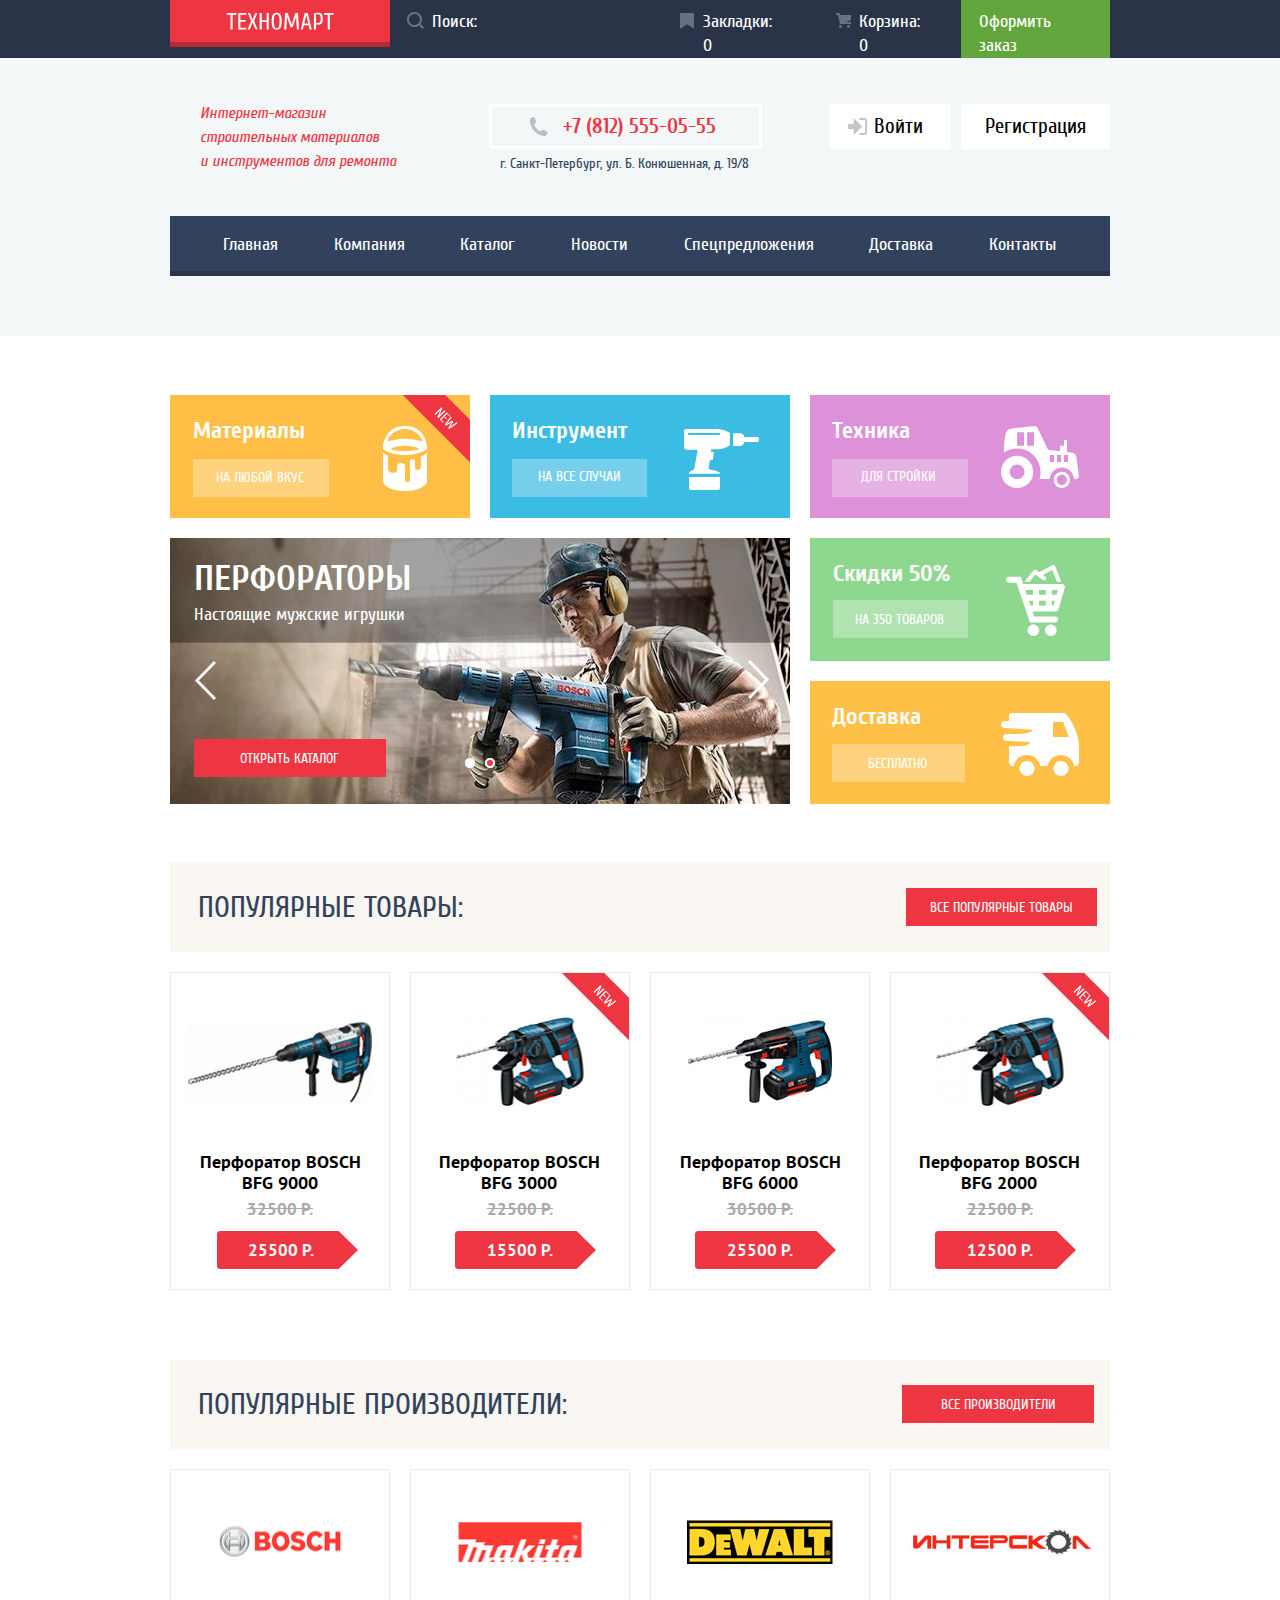
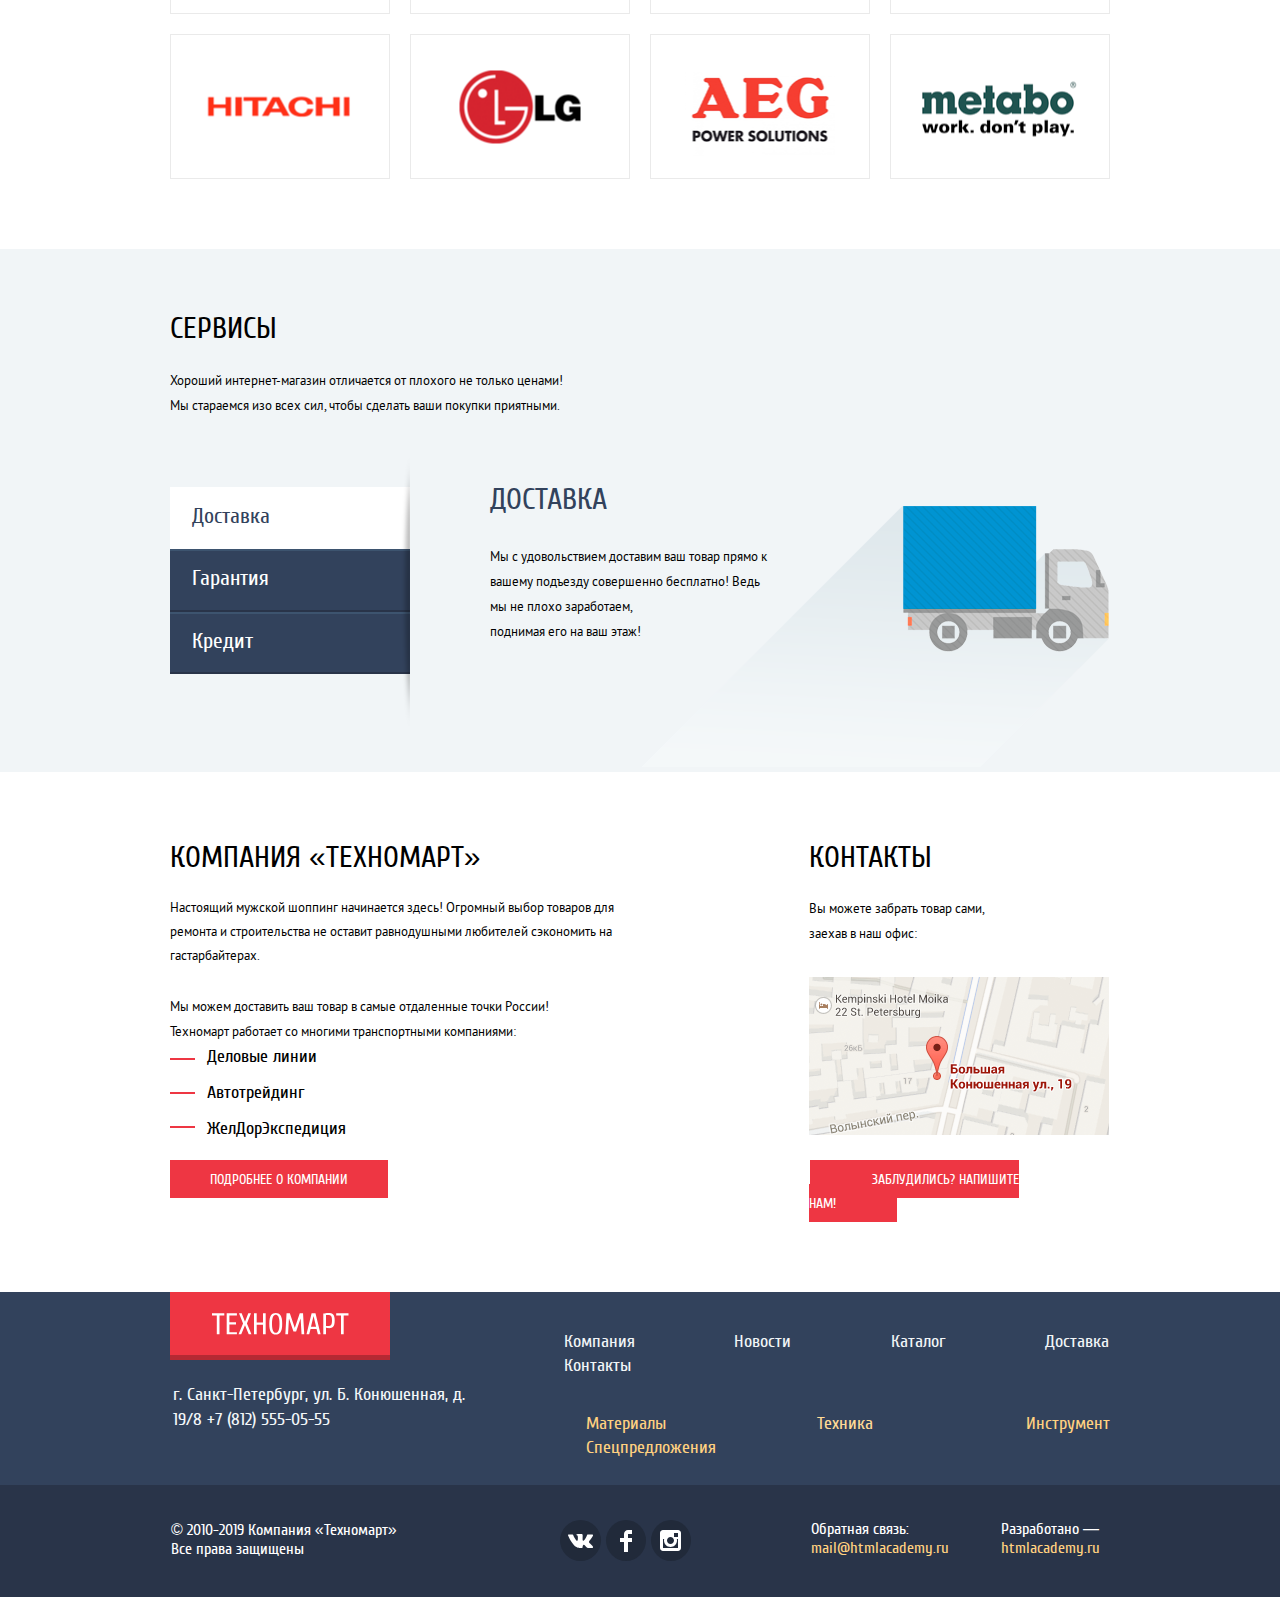
<file: index.html>
<!DOCTYPE html>
<html lang="ru">
  <head>
    <meta charset="utf-8" />
    <meta
      name="keywords"
      content="Интернет-магазин, Техномарт, инструменты, материалы, скидки, техника"
    />
    <meta
      name="description"
      content="Интернет-магазин строительных материалов и инструментов для ремонта"
    />
    <link rel="icon" href="favicon.ico" />
    <link rel="img/icon" href="icon.svg" type="image/svg+xml" />
    <link rel="img/apple-touch-icon" href="apple.png" />
    <link rel="manifest" href="manifest.webmanifest" />
    <link rel="stylesheet" href="css/normalize.min.css" />
    <link rel="stylesheet" href="css/style.min.css" />
    <title>Интернет-магазин "Техномарт"</title>
  </head>
  <body class="page">
    <h1 class="visually-hidden">Интернет-магазин "Техномарт"</h1>
    <header class="header">
      <div class="container-header-user-navigation">
        <section class="header-user-navigation">
          <h2 class="visually-hidden">Основное меню клиента</h2>
          <a class="header-search" href="index.html">
            <img
              class="header-logo"
              src="img/logo/logo-technomart-header.svg"
              width="108"
              height="18"
              alt="Логотип компании Техномарт"
            />
          </a>
          <form
            class="header-search-form"
            action="https://echo.htmlacademy.ru"
            method="GET"
          >
            <label>
              <input
                class="search-form-input"
                type="search"
                placeholder="Поиск:"
              />
              <svg
                class="search-form-input-svg"
                width="17"
                height="17"
                viewBox="0 0 17 17"
                fill="none"
                xmlns="http://www.w3.org/2000/svg"
              >
                <g>
                  <path
                    fill-rule="evenodd"
                    clip-rule="evenodd"
                    d="M13.458 12.044L17 15.586L15.586 17L12.044 13.458C10.782 14.421 9.21 15 7.5 15C3.35786 15 0 11.6421 0 7.5C0 3.35786 3.35786 0 7.5 0C11.6421 0 15 3.35786 15 7.5C15.0001 9.14309 14.4581 10.7403 13.458 12.044ZM7.5 2C4.467 2 2 4.467 2 7.5C2.00331 10.5362 4.4638 12.9967 7.5 13C10.532 13 13 10.532 13 7.5C13 4.467 10.532 2 7.5 2Z"
                  />
                </g>
              </svg>
            </label>
          </form>
          <a class="header-bookmarks" href="#">Закладки: 0</a>
          <a class="header-basket" href="#">Корзина: 0</a>
          <a class="header-order" href="#">Оформить заказ</a>
        </section>
      </div>
      <section class="header-info">
        <h2 class="visually-hidden">Контаткты и личный кабинет</h2>
        <p class="header-description">
          Интернет-магазин строительных материалов<br />
          и инструментов для ремонта
        </p>
        <div class="header-contacts">
          <a class="header-contats-link" href="tel:+78125550555"
            >+7 (812) 555-05-55</a
          >
          <address class="header-address">
            г. Санкт-Петербург, ул. Б. Конюшенная, д. 19/8
          </address>
        </div>
        <div class="header-user">
          <a class="header-user-enter" href="#">Войти</a>
          <a class="header-user-registration" href="#">Регистрация</a>
        </div>
      </section>
      <section class="header-nav">
        <h2 class="visually-hidden">Навигация по магазину</h2>
        <nav class="header-menu">
          <ul class="header-menu-list">
            <li aria-current="page">
              <a class="header-menu-item" href="index.html">Главная</a>
            </li>
            <li>
              <a class="header-menu-item" href="#">Компания</a>
            </li>
            <li>
              <a class="header-menu-item" href="catalog.html">Каталог</a>
            </li>
            <li>
              <a class="header-menu-item" href="#">Новости</a>
            </li>
            <li>
              <a class="header-menu-item" href="#">Спецпредложения</a>
            </li>
            <li>
              <a class="header-menu-item" href="#">Доставка</a>
            </li>
            <li>
              <a class="header-menu-item" href="#">Контакты</a>
            </li>
          </ul>
        </nav>
      </section>
    </header>
    <main class="main">
      <section class="popular-sections">
        <h2 class="visually-hidden">Популярные разделы</h2>
        <div class="card-materials">
          <h3 class="card-h3-materials">Материалы</h3>
          <a class="card-link-materials" href="#">На любой вкус</a>
        </div>
        <div class="card-tools">
          <h3 class="card-h3-tools">Инструмент</h3>
          <a class="card-link-tools" href="#">На все случаи</a>
        </div>
        <div class="card-technic">
          <h3 class="card-h3-technic">Техника</h3>
          <a class="card-link-technic" href="#">Для стройки</a>
        </div>
        <div class="card-slider-perfo">
          <div class="card-slider-slide-perfo">
            <h3 class="slider-h3">Перфораторы</h3>
            <p class="slider-p">Настоящие мужские игрушки</p>
          </div>
          <div class="card-slider-slide-drill visually-hidden">
            <h3 class="slider-h3">Дрели</h3>
            <p class="slider-p">Соседям на радость!</p>
          </div>
          <button
            class="slide-back"
            type="button"
            aria-label="Предыдущий слайд"
          >
            <span class="visually-hidden">Предыдущий слайд</span>
          </button>
          <button
            class="slide-up"
            type="button"
            aria-label="Следующий слайд"
          >
            <span class="visually-hidden">Предыдущий слайд</span>
          </button>
          <a class="button-main" href="catalog.html">Открыть каталог</a>
          <div class="slider-ball">
            <button
              class="slide-first-pin slide-first-pin-off"
              type="button"
              aria-label="Первый слайд"
            >
              <span class="visually-hidden">Первый слайд</span>
            </button>
            <button
              class="slide-second-pin slide-second-pin-on"
              type="button"
              aria-label="Первый слайд"
            >
              <span class="visually-hidden">Второй слайд</span>
            </button>
          </div>
        </div>
        <div class="card-sale">
          <h3 class="card-h3-sale">Скидки 50%</h3>
          <a class="card-link-sale" href="#">На 350 товаров</a>
        </div>
        <div class="card-delivery">
          <h3 class="card-h3-delivery">Доставка</h3>
          <a class="card-link-delivery" href="#">Бесплатно</a>
        </div>
      </section>
      <section class="popular-products">
        <div class="popular-products-title">
          <h2 class="main-title-products">Популярные товары:</h2>
          <a class="button-products" href="#">Все популярные товары</a>
        </div>
        <div class="container-index-card">
          <div class="container-card">
            <a class="container-card-link-h3" href="page-error.html"><h3 class="container-card-h3">Перфоратор BOSCH BFG 9000</h3></a>
            <img
              class="container-card-img"
              src="img/product/b9000.jpg"
              width="184"
              height="164"
              alt="Изображение перфоратора BOSCH BFG 9000"
            />
            <p class="container-card-old">32500 Р.</p>
            <p class="container-card-new-9000">25500 Р.</p>
            <div class="container-card-buttons">
              <a class="container-card-link" href="page-error.html">Купить</a>
              <a class="container-card-button" href="page-error.html">В закладки</a>
            </div>
          </div>
          <div class="container-card new-card">
            <a class="container-card-link-h3" href="page-error.html"><h3 class="container-card-h3-3000">Перфоратор BOSCH BFG 3000</h3></a>
            <img
              class="container-card-img"
              src="img/product/b3000.jpg"
              width="127"
              height="112"
              alt="Изображение перфоратора BOSCH BFG 3000"
            />
            <p class="container-card-old">22500 Р.</p>
            <p class="container-card-new">15500 Р.</p>
            <div class="container-card-buttons">
              <a class="container-card-link" href="page-error.html">Купить</a>
              <a class="container-card-button" href="page-error.html">В закладки</a>
            </div>
          </div>
          <div class="container-card">
            <a class="container-card-link-h3" href="page-error.html"><h3 class="container-card-h3">Перфоратор BOSCH BFG 6000</h3></a>
            <img
              class="container-card-img"
              src="img/product/b6000.jpg"
              width="144"
              height="128"
              alt="Изображение перфоратора BOSCH BFG 6000"
            />
            <p class="container-card-old">30500 Р.</p>
            <p class="container-card-new">25500 Р.</p>
            <div class="container-card-buttons">
              <a class="container-card-link" href="page-error.html">Купить</a>
              <a class="container-card-button" href="page-error.html">В закладки</a>
            </div>
          </div>
          <div class="container-card new-card">
            <a class="container-card-link-h3" href="page-error.html"><h3 class="container-card-h3-2000">Перфоратор BOSCH BFG 2000</h3></a>
            <img
              class="container-card-img"
              src="img/product/b2000.jpg"
              width="127"
              height="112"
              alt="Изображение перфоратора BOSCH BFG 2000"
            />
            <p class="container-card-old">22500 Р.</p>
            <p class="container-card-new">12500 Р.</p>
            <div class="container-card-buttons">
              <a class="container-card-link" href="page-error.html">Купить</a>
              <a class="container-card-button" href="page-error.html">В закладки</a>
            </div>
          </div>
        </div>
        <section class="popup-catalog-on popup-catalog-off">
          <h3 class="popup-catalog-h3">Товар добавлен в корзину!</h3>
          <button class="popup-close" type="button" aria-label="Закрыть окно">
            <svg
              class="popup-svg"
              enable-background="new 0 0 21 21"
              height="21"
              viewBox="0 0 21 21"
              width="21"
              xmlns="http://www.w3.org/2000/svg"
            >
              <path
                d="m13.273 10.5 7.422-7.422c.389-.389.389-1.025 0-1.414l-1.359-1.359c-.389-.389-1.025-.389-1.414 0l-7.422 7.422-7.422-7.422c-.389-.389-1.025-.389-1.414 0l-1.359 1.359c-.389.389-.389 1.025 0 1.414l7.422 7.422-7.421 7.422c-.389.389-.389 1.025 0 1.414l1.359 1.359c.389.389 1.025.389 1.414 0l7.422-7.422 7.422 7.422c.389.389 1.025.389 1.414 0l1.359-1.359c.389-.389.389-1.025 0-1.414z"
              />
            </svg>
          </button>
          <div class="popup-catalog-down">
            <div class="container-catalog-button">
              <a
                class="catalog-button-order"
              >
                Оформить заказ
              </a>
              <button
                class="catalog-button-purchases"
                type="button"
                aria-label="Продолжить покупки"
              >
                Продолжить покупки
              </button>
            </div>
          </div>
        </section>
      </section>
      <section class="popular-manufacturers">
        <div class="popular-products-title">
          <h2 class="main-title-manufacturers">Популярные производители:</h2>
          <a class="button-manufacturers" href="#">Все производители</a>
        </div>
        <ul class="manufacturers-list">
          <li class="manufacturers-item" aria-current="page">
            <a class="manufacturers-link" href="#">
              <img
                src="img/company/bosch.png"
                width="126"
                height="37"
                alt="Логотип компании BOSCH"
              />
            </a>
          </li>
          <li class="manufacturers-item">
            <a class="manufacturers-link" href="#">
              <img
                src="img/company/makita.png"
                width="123"
                height="40"
                alt="Логотип компании Makita"
              />
            </a>
          </li>
          <li class="manufacturers-item">
            <a class="manufacturers-link" href="#">
              <img
                src="img/company/dewalt.png"
                width="146"
                height="44"
                alt="Логотип компании DeWalt"
              />
            </a>
          </li>
          <li class="manufacturers-item">
            <a class="manufacturers-link" href="#">
              <img
                src="img/company/interskol.png"
                width="200"
                height="76"
                alt="Логотип компании Иетерскол"
              />
            </a>
          </li>
          <li class="manufacturers-item">
            <a class="manufacturers-link" href="#">
              <img
                src="img/company/hitachi.png"
                width="169"
                height="31"
                alt="Логотип компании Hitachi"
              />
            </a>
          </li>
          <li class="manufacturers-item">
            <a class="manufacturers-link" href="#">
              <img
                src="img/company/lg.png"
                width="121"
                height="73"
                alt="Логотип компании LG"
              />
            </a>
          </li>
          <li class="manufacturers-item">
            <a class="manufacturers-link" href="#">
              <img
                src="img/company/aeg.png"
                width="151"
                height="98"
                alt="Логотип компании AEG"
              />
            </a>
          </li>
          <li class="manufacturers-item">
            <a class="manufacturers-link" href="#">
              <img
                src="img/company/metabo.png"
                width="206"
                height="73"
                alt="Логотип компании metabo"
              />
            </a>
          </li>
        </ul>
      </section>
      <section class="services">
        <div class="container-service">
          <h2 class="servicse-h2">Сервисы</h2>
          <p class="services-description">
            Хороший интернет-магазин отличается от плохого не только ценами! Мы
            стараемся изо всех сил, чтобы сделать ваши покупки приятными.
          </p>
          <div class="services-container">
            <ul class="services-list">
              <li class="services-item" aria-current="page">
                <button class="services-item-button button-active">
                  Доставка
                </button>
              </li>
              <li class="services-item">
                <button class="services-item-button">Гарантия</button>
              </li>
              <li class="services-item">
                <button class="services-item-button">Кредит</button>
              </li>
            </ul>
            <div class="services-container-description">
              <div class="services-delivery">
                <h3 class="services-delivery-h3">Доставка</h3>
                <p class="services-delivery-desc">
                  Мы с удовольствием доставим ваш товар прямо к вашему подъезду
                  совершенно бесплатно! Ведь мы не плохо заработаем,<br />
                  поднимая его на ваш этаж!
                </p>
              </div>
              <div class="services-guarantee visually-hidden">
                <h3 class="services-guarantee-h3">Гарантия</h3>
                <p class="services-guarantee-desc">
                  Если купленный у нас товар поломается или заискрит, а также в
                  случае пожара, спровоцированного его возгоранием, вы всегда
                  можете быть уверены в нашей гарантии. Мы обменяем сгоревший
                  товар на новый. Дом уж восстановите как-нибудь сами.
                </p>
              </div>
              <div class="services-credit visually-hidden">
                <h3 class="services-credit-h3">Кредит</h3>
                <p class="services-credit-desc">
                  Залезть в долговую яму стало проще! Кредитные консультанты
                  придут вам на помощь.
                </p>
                <a class="services-button-credit" href="#">Отправить заявку</a>
              </div>
            </div>
          </div>
        </div>
      </section>
      <section class="info-company-contacts">
        <h2 class="visually-hidden">О компании и контакты</h2>
        <div class="info-company">
          <h3 class="info-company-h3">Компания «Техномарт»</h3>
          <p class="info-company-text1">
            Настоящий мужской шоппинг начинается здесь! Огромный выбор товаров
            для ремонта и строительства не оставит равнодушными любителей
            сэкономить на гастарбайтерах.
          </p>
          <p class="info-company-text2">
            Мы можем доставить ваш товар в самые отдаленные точки России!
            Техномарт работает со многими транспортными компаниями:
          </p>
          <ul class="info-company-list">
            <li class="info-company-list-item">Деловые линии</li>
            <li class="info-company-list-item">Автотрейдинг</li>
            <li class="info-company-list-item">ЖелДорЭкспедиция</li>
          </ul>
          <a class="info-button" href="#">Подробнее о компании</a>
        </div>
        <div class="contacts-company">
          <h3 class="contacts-company-h3">Контакты</h3>
          <p class="contacts-company-text">
            Вы можете забрать товар сами, заехав в наш офис:
          </p>
          <a href="page-error.html">
            <img
              class="company-map"
              src="img/mark/map.png"
              width="300"
              height="158"
              alt="Карта с расположением интерент-магазина Техномарт"
            />
          </a>
          <a class="button-help" href="page-error.html">Заблудились? Напишите нам!</a>
        </div>
      </section>
      <section class="popup-map-on popup-map-off">
        <h3 class="visually-hidden">Карта с расположением магазина</h3>
        <div class="container-map">
          <div style="position: relative; overflow: hidden">
            <a
              href="https://yandex.ru/maps/2/saint-petersburg/?utm_medium=mapframe&utm_source=maps"
              style="color: #eee; font-size: 12px; position: absolute; top: 0px"
              >Санкт‑Петербург</a
            ><a
              href="https://yandex.ru/maps/2/saint-petersburg/house/bolshaya_konyushennaya_ulitsa_19_8/Z0kYdQVjSEQPQFtjfXVyeXpgYQ==/?ll=30.323718%2C59.938576&sll=30.324062%2C59.938527&sspn=0.008540%2C0.003187&utm_medium=mapframe&utm_source=maps&z=17"
              style="
                color: #eee;
                font-size: 12px;
                position: absolute;
                top: 14px;
              "
              >Большая Конюшенная улица, 19/8 — Яндекс.Карты</a
            ><iframe
              class="map"
              src="https://yandex.ru/map-widget/v1/-/CCQhfVeoWB"
              width="943"
              height="449"
              style="position: relative; border: none"
            ></iframe>
          </div>
          <button class="map-close" type="button" aria-label="Закрыть окно">
            <svg
              class="popup-svg"
              enable-background="new 0 0 21 21"
              height="21"
              viewBox="0 0 21 21"
              width="21"
              xmlns="http://www.w3.org/2000/svg"
            >
              <path
                d="m13.273 10.5 7.422-7.422c.389-.389.389-1.025 0-1.414l-1.359-1.359c-.389-.389-1.025-.389-1.414 0l-7.422 7.422-7.422-7.422c-.389-.389-1.025-.389-1.414 0l-1.359 1.359c-.389.389-.389 1.025 0 1.414l7.422 7.422-7.421 7.422c-.389.389-.389 1.025 0 1.414l1.359 1.359c.389.389 1.025.389 1.414 0l7.422-7.422 7.422 7.422c.389.389 1.025.389 1.414 0l1.359-1.359c.389-.389.389-1.025 0-1.414z"
              />
            </svg>
          </button>
        </div>
      </section>
      <section class="popup-on popup-off">
        <h3 class="visually-hidden">Окно обратной связи</h3>
        <button
          class="popup-close-index"
          type="button"
          aria-label="Закрыть окно"
        >
          <svg
            class="popup-svg"
            enable-background="new 0 0 21 21"
            height="21"
            viewBox="0 0 21 21"
            width="21"
            xmlns="http://www.w3.org/2000/svg"
          >
            <path
              d="m13.273 10.5 7.422-7.422c.389-.389.389-1.025 0-1.414l-1.359-1.359c-.389-.389-1.025-.389-1.414 0l-7.422 7.422-7.422-7.422c-.389-.389-1.025-.389-1.414 0l-1.359 1.359c-.389.389-.389 1.025 0 1.414l7.422 7.422-7.421 7.422c-.389.389-.389 1.025 0 1.414l1.359 1.359c.389.389 1.025.389 1.414 0l7.422-7.422 7.422 7.422c.389.389 1.025.389 1.414 0l1.359-1.359c.389-.389.389-1.025 0-1.414z"
            />
          </svg>
        </button>
        <div class="container-popup">
          <form
            class="popup-form"
            action="https://echo.htmlacademy.ru"
            method="POST"
          >
            <div class="container-form-popup">
              <label class="popup-form-name"
                >Ваше имя:
                <input
                  class="popup-input-name"
                  type="text"
                  name="login"
                  aria-label="label-name"
                  aria-required="true"
                  placeholder="Имя Фамилия"
                />
              </label>
              <label class="popup-form-email"
                >Ваш e-mail:
                <input
                  class="popup-input-email"
                  type="email"
                  name="email"
                  aria-label="label-email"
                  aria-required="true"
                  placeholder="email@example.com"
                />
              </label>
            </div>
            <div class="container-form-comment">
              <label class="popup-form-comment"
                >Текст письма:
                <textarea
                  class="popup-input-comment"
                  name="comment"
                  rows="6"
                  cols="62"
                  aria-label="label-text"
                  placeholder="В свободной форме"
                ></textarea>
              </label>
            </div>
            <div class="container-form-button">
              <button class="popup-button" type="submit" aria-label="Отправить">
                Отправить
              </button>
            </div>
          </form>
        </div>
      </section>
    </main>
    <footer class="footer">
      <div class="container-footer-up-nav">
        <section class="footer-up-nav">
          <div>
            <h2 class="visually-hidden">
              Нижнее меню интернет-магазина "Техномарт"
            </h2>
            <a href="index.html">
              <img
                class="footer-logo"
                src="img/logo/logo-technomart-footer.svg"
                width="138"
                height="23"
                alt="Логотип компании Техномарт"
              />
            </a>
            <address class="footer-address">
              г. Санкт-Петербург, ул. Б. Конюшенная, д. 19/8 +7 (812) 555-05-55
            </address>
          </div>
          <div>
            <ul class="footer-up-list">
              <li class="footer-up-item" aria-current="page">
                <a href="#">Компания</a>
              </li>
              <li class="footer-up-item">
                <a href="#">Новости</a>
              </li>
              <li class="footer-up-item">
                <a href="catalog.html">Каталог</a>
              </li>
              <li class="footer-up-item">
                <a href="#">Доставка</a>
              </li>
              <li class="footer-up-item">
                <a href="#">Контакты</a>
              </li>
            </ul>
            <ul class="footer-down-list">
              <li class="footer-down-item">
                <a href="#">Материалы</a>
              </li>
              <li class="footer-down-item">
                <a href="#">Техника</a>
              </li>
              <li class="footer-down-item">
                <a href="#">Инструмент</a>
              </li>
              <li class="footer-down-item">
                <a href="#">Спецпредложения</a>
              </li>
            </ul>
          </div>
        </section>
      </div>
      <div class="container-footer-copyright">
        <section class="footer-copyright">
          <h2 class="visually-hidden">Копирайт и обратная связь</h2>
          <p class="footer-copyright-text">
            © 2010-2019 Компания «Техномарт» Все права защищены
          </p>
          <ul class="footer-social-list">
            <li class="footer-social-item-vk" aria-current="page">
              <a
                href="#"
                aria-label="Перейти на официальную страницу магазина в социальной сети Вконтакте"
              >
                <span class="visually-hidden">Вконтакте</span>
                <svg
                  width="26"
                  height="15"
                  viewBox="0 0 26 15"
                  xmlns="http://www.w3.org/2000/svg"
                >
                  <path
                    d="M15.5403 11.7281C16.4609 11.4384 17.6396 13.6406 18.8943 14.4834C19.8361 15.1219 20.5573 14.9841 20.5573 14.9841L23.9017 14.9372C23.9017 14.9372 25.6495 14.8322 24.8233 13.4803C24.7549 13.3678 24.3389 12.4781 22.334 10.6472C20.2376 8.73186 20.5217 9.04218 23.0456 5.73093C24.5835 3.71249 25.1988 2.47968 25.0062 1.95468C24.8213 1.44936 23.6918 1.58061 23.6918 1.58061L19.9237 1.60593C19.5568 1.60686 19.2458 1.71749 19.1042 2.08874C19.1013 2.09249 18.5062 3.65061 17.7127 4.9753C16.0362 7.77749 15.367 7.92655 15.0896 7.75124C14.4531 7.3453 14.6139 6.1228 14.6139 5.25374C14.6139 2.5378 15.0299 1.4053 13.7993 1.1128C13.3881 1.0153 13.0876 0.951552 12.039 0.942177C10.6985 0.922489 9.5603 0.942177 8.91511 1.25061C8.4866 1.45968 8.15822 1.91811 8.35756 1.94436C8.60793 1.97718 9.16934 2.09436 9.46978 2.49374C9.85593 3.01124 9.84437 4.17093 9.84437 4.17093C9.84437 4.17093 10.0649 7.36874 9.32437 7.7653C8.81593 8.03718 8.12067 7.48218 6.62519 4.9378C5.86156 3.63655 5.28474 2.19843 5.28474 2.19843C5.28474 2.19843 5.17304 1.93124 4.97082 1.78499C4.73008 1.61155 4.39304 1.55624 4.39304 1.55624L0.816594 1.57874C0.816594 1.57874 0.279261 1.59374 0.0818532 1.82436C-0.0934061 2.02874 0.0674088 2.45061 0.0674088 2.45061C0.0674088 2.45061 2.86867 8.90155 6.04067 12.1509C8.94882 15.1341 12.2537 14.9362 12.2537 14.9362H13.7511C13.7511 14.9362 14.2027 14.8856 14.4339 14.6437C14.6496 14.4187 14.6399 13.9959 14.6399 13.9959C14.6399 13.9959 14.6101 12.0187 15.5403 11.7281Z"
                    fill="white"
                  />
                </svg>
              </a>
            </li>
            <li class="footer-social-item-fb">
              <a
                href="#"
                aria-label="Перейти на официальную страницу магазина в социальной сети Facebook"
              >
                <span class="visually-hidden">Facebook</span>
                <svg
                  width="12"
                  height="22"
                  viewBox="0 0 12 22"
                  xmlns="http://www.w3.org/2000/svg"
                >
                  <path
                    d="M12 4V0H8C5.79086 0 4 1.79086 4 4V8H0V12H4V22H8V12H12V8H8V4H12Z"
                    fill="white"
                  />
                </svg>
              </a>
            </li>
            <li class="footer-social-item-inst">
              <a
                href="#"
                aria-label="Перейти на официальную страницу магазина в социальной сети Instagram"
              >
                <span class="visually-hidden">Instagram</span>
                <svg
                  width="21"
                  height="21"
                  viewBox="0 0 21 21"
                  xmlns="http://www.w3.org/2000/svg"
                >
                  <path
                    fill-rule="evenodd"
                    clip-rule="evenodd"
                    d="M3 0H18C19.65 0 21 1.35 21 3V18C21 19.65 19.65 21 18 21H3C1.35 21 0 19.65 0 18V3C0 1.35 1.35 0 3 0ZM14 10.5C14 8.57 12.43 7 10.5 7C8.57 7 7 8.57 7 10.5C7 12.43 8.57 14 10.5 14C12.43 14 14 12.43 14 10.5ZM3 18V9H4.181C4.0626 9.49127 4.00186 9.99467 4 10.5C4 14.0899 6.91015 17 10.5 17C14.0899 17 17 14.0899 17 10.5C16.9986 9.99464 16.9379 9.49118 16.819 9H18V18H3ZM14 7H18V3H14V7Z"
                    fill="white"
                  />
                </svg>
              </a>
            </li>
          </ul>
          <div class="footer-contacts">
            <p class="footer-contacts-connection">Обратная связь:</p>
            <a
              class="footer-contacts-connection-link"
              href="mailto:mail@htmlacademy.ru"
              >mail@htmlacademy.ru</a
            >
          </div>
          <div class="footer-development">
            <p class="footer-development-connection">Разработано —</p>
            <a class="footer-development-connection-link" href="https://htmlacademy.ru/intensive/htmlcss"
              >htmlacademy.ru</a
            >
          </div>
        </section>
      </div>
    </footer>
    <script src="js/index.min.js"></script>
  </body>
</html>
</file>
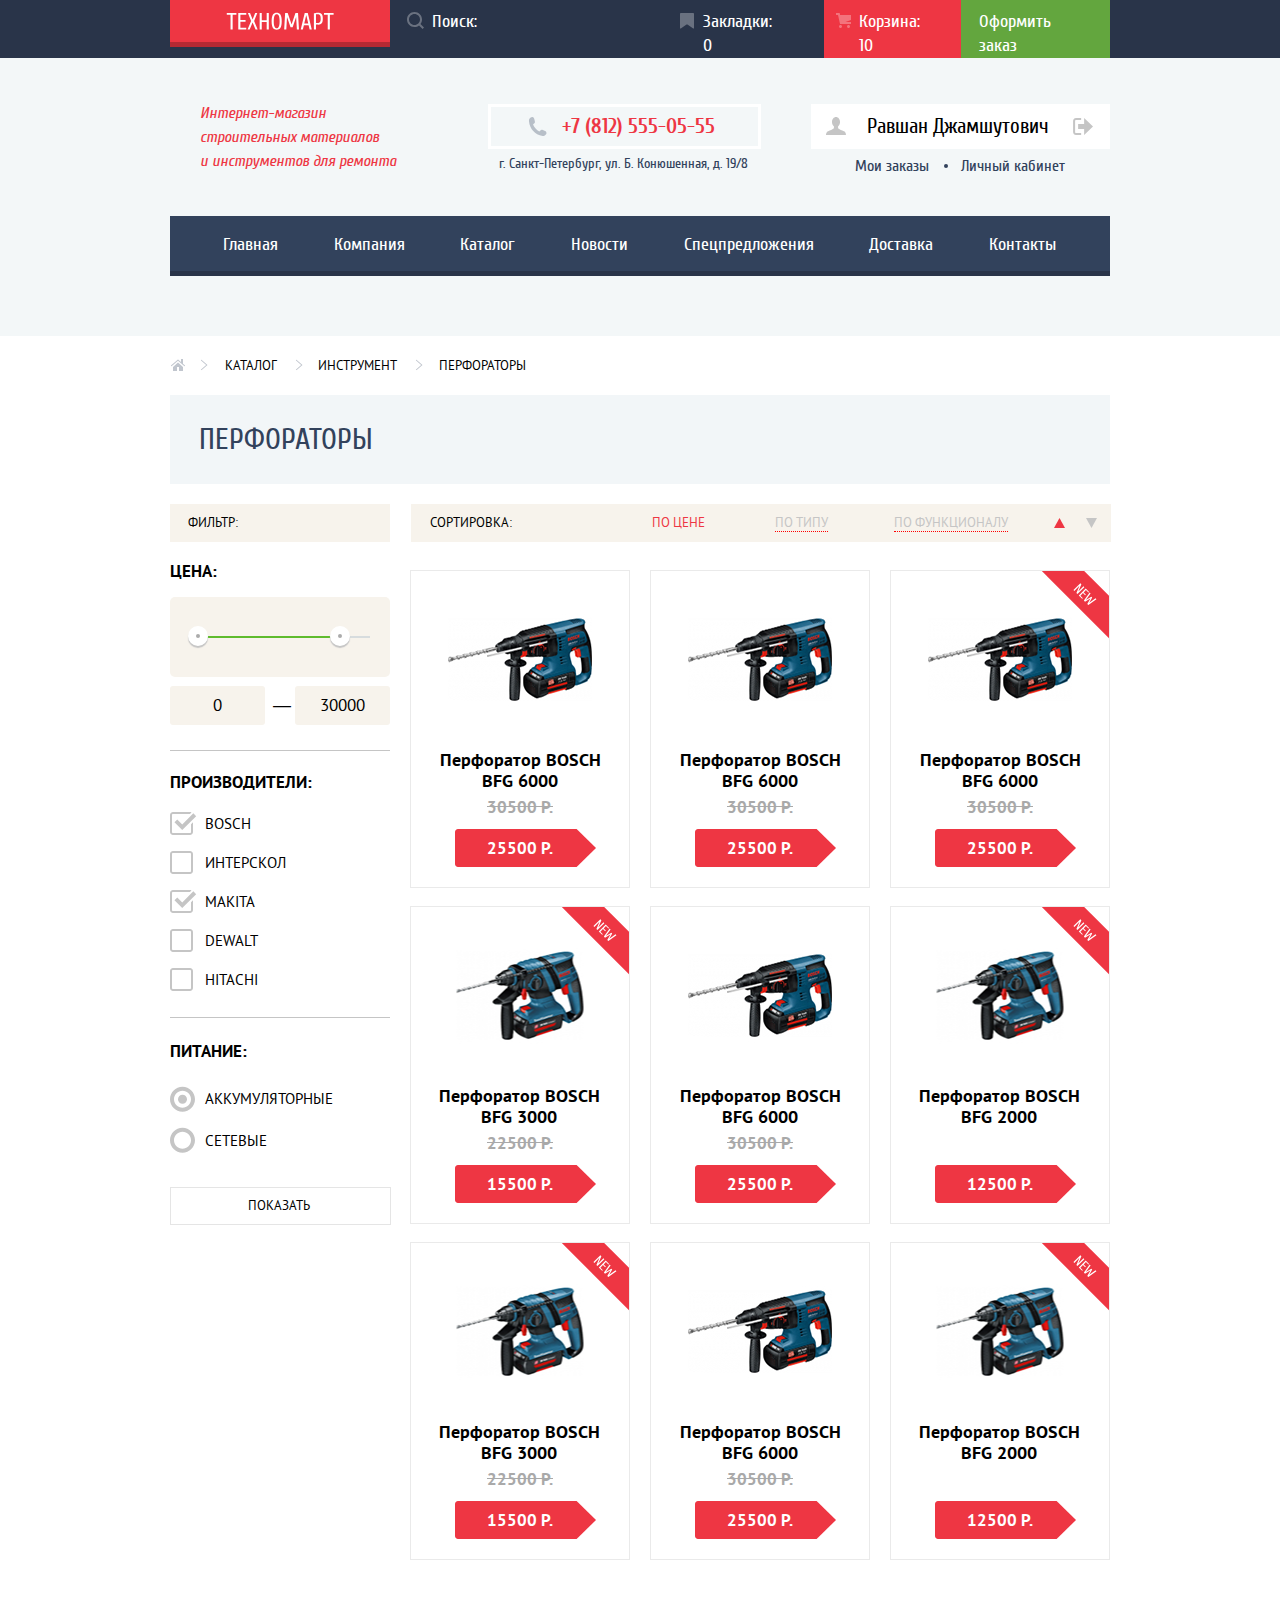
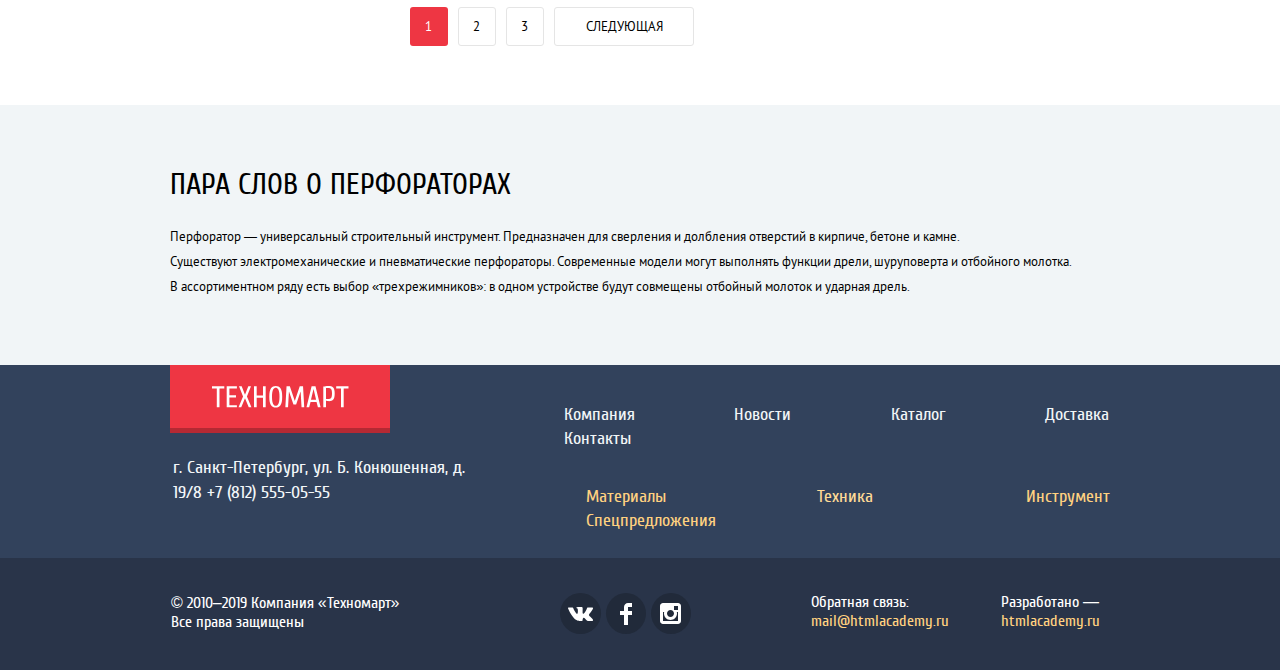
<file: catalog.html>
<!DOCTYPE html>
<html lang="ru">
  <head>
    <meta charset="utf-8" />
    <meta
      name="keywords"
      content="Интернет-магазин, Техномарт, инструменты, материалы, скидки, техника"
    />
    <meta
      name="description"
      content="Интернет-магазин строительных материалов и инструментов для ремонта"
    />
    <link rel="icon" href="favicon.ico" />
    <link rel="img/icon" href="icon.svg" type="image/svg+xml" />
    <link rel="img/apple-touch-icon" href="apple.png" />
    <link rel="manifest" href="manifest.webmanifest" />
    <link rel="stylesheet" href="css/normalize.min.css" />
    <link rel="stylesheet" href="css/style.min.css" />
    <title>Интернет-магазин "Техномарт"</title>
  </head>
  <body class="page">
    <h1 class="visually-hidden">Каталог интерент-магазина "Техномарт"</h1>
    <header class="header">
      <div class="container-header-user-navigation">
        <section class="header-user-navigation">
          <h2 class="visually-hidden">Основное меню клиента</h2>
          <a class="header-search" href="index.html">
            <img
              class="header-logo"
              src="img/logo/logo-technomart-header.svg"
              width="108"
              height="18"
              alt="Логотип компании Техномарт"
            />
          </a>
          <form
            class="header-search-form"
            action="https://echo.htmlacademy.ru"
            method="GET"
          >
            <label>
              <input
                class="search-form-input"
                type="search"
                placeholder="Поиск:"
              />
              <svg
                class="search-form-input-svg"
                width="17"
                height="17"
                viewBox="0 0 17 17"
                fill="none"
                xmlns="http://www.w3.org/2000/svg"
              >
                <g>
                  <path
                    fill-rule="evenodd"
                    clip-rule="evenodd"
                    d="M13.458 12.044L17 15.586L15.586 17L12.044 13.458C10.782 14.421 9.21 15 7.5 15C3.35786 15 0 11.6421 0 7.5C0 3.35786 3.35786 0 7.5 0C11.6421 0 15 3.35786 15 7.5C15.0001 9.14309 14.4581 10.7403 13.458 12.044ZM7.5 2C4.467 2 2 4.467 2 7.5C2.00331 10.5362 4.4638 12.9967 7.5 13C10.532 13 13 10.532 13 7.5C13 4.467 10.532 2 7.5 2Z"
                  />
                </g>
              </svg>
            </label>
          </form>
          <a class="header-bookmarks" href="#">Закладки: 0</a>
          <a class="header-basket-catalog" href="#">Корзина: 10</a>
          <a class="header-order" href="#">Оформить заказ</a>
        </section>
      </div>
      <section class="header-info">
        <h2 class="visually-hidden">Контаткты и личный кабинет</h2>
        <p class="header-description">
          Интернет-магазин строительных материалов<br />
          и инструментов для ремонта
        </p>
        <div class="header-contacts">
          <a class="header-contats-link" href="tel:+78125550555"
            >+7 (812) 555-05-55</a
          >
          <address class="header-address">
            г. Санкт-Петербург, ул. Б. Конюшенная, д. 19/8
          </address>
        </div>
        <div class="header-users-login">
          <div class="container-header-users-login">
            <a class="header-users-login-user" href="page-error.html">Равшан Джамшутович</a>
            <a class="header-users-login-out" href="page-error.html" aria-label="Выход">
              <svg class="header-users-login-out-icon" width="20" height="17" viewBox="0 0 20 17" fill="none" xmlns="http://www.w3.org/2000/svg">
                <path d="M20 8.5L11.125 0V6H5.125V11H11.125V17L20 8.5Z" fill="#C5C5C5"/>
                <path d="M2.10591 13.952V3.048C2.12391 2.672 2.27691 1.991 3.11591 1.991H8.14291V0H3.11591C0.937914 0 0.111914 1.81 0.0869141 3.027V13.973C0.111914 15.189 0.937914 17 3.11591 17H8.14291V15.01H3.11591C2.27691 15.01 2.12391 14.327 2.10591 13.952Z" fill="#C5C5C5"/>
                </svg>
            </a>
          </div>
          <div class="container-users-menu">
            <a class="header-users-login-orders" href="#">Мои заказы</a>
            <a class="header-users-login-account" href="#">Личный кабинет</a>
          </div>
        </div>
      </section>
      <section class="header-nav">
        <h2 class="visually-hidden">Навигация по магазину</h2>
        <nav class="header-menu">
          <ul class="header-menu-list">
            <li aria-current="page">
              <a class="header-menu-item" href="index.html">Главная</a>
            </li>
            <li>
              <a class="header-menu-item" href="#">Компания</a>
            </li>
            <li>
              <a class="header-menu-item" href="catalog.html">Каталог</a>
            </li>
            <li>
              <a class="header-menu-item" href="#">Новости</a>
            </li>
            <li>
              <a class="header-menu-item" href="#">Спецпредложения</a>
            </li>
            <li>
              <a class="header-menu-item" href="#">Доставка</a>
            </li>
            <li>
              <a class="header-menu-item" href="#">Контакты</a>
            </li>
          </ul>
        </nav>
      </section>
    </header>
    <main class="main">
      <div class="container-main-catalog">
        <ul class="breadcrumbs-list">
          <li class="breadcrumbs-item" aria-current="page">
            <a
              class="breadcrumbs-item-a"
              href="index.html"
              aria-label="Перейти к главной странице"
              ><svg class="svg-home" width="15" height="12" viewBox="0 0 15 12">
                <g fill="#C1C6CE">
                  <path d="M3 8v4h4V8h2v4h4V8L8 3.516z" />
                  <path
                    d="M14.831 6.365L13 4.751V0h-2v2.987L8.332.635c-.02-.017-.043-.023-.064-.037a.465.465 0 0 0-.08-.047.551.551 0 0 0-.095-.024C8.062.521 8.032.515 8 .515c-.031 0-.061.006-.092.012a.46.46 0 0 0-.095.025c-.028.011-.053.029-.08.046-.021.014-.045.02-.064.037l-6.498 5.73a.501.501 0 0 0 .33.875.497.497 0 0 0 .331-.125L8 1.677l6.169 5.438a.501.501 0 0 0 .662-.75z"
                  />
                </g></svg></a>
          </li>
          <li class="breadcrumbs-item1">
            <a href="catalog.html">Каталог</a>
          </li>
          <li class="breadcrumbs-item2">
            <a href="#">Инструмент</a>
          </li>
          <li class="breadcrumbs-item3">
            <a href="#">Перфораторы</a>
          </li>
        </ul>
        <h2 class="catalog-h2">Перфораторы</h2>
        <div class="container-catalog">
          <div class="container-catalog-form">
            <section class="catalog-form">
              <h3 class="catalog-form__h3">Фильтр:</h3>
              <form
                class="catalog-form__form"
                action="https://echo.htmlacademy.ru"
                method="POST"
              >
                <fieldset class="catalog-form__slider">
                  <legend class="catalog-form__slider-legend">Цена:</legend>
                  <div class="range-filter">
                    <div class="range-control">
                      <div class="scale">
                        <div class="bar"></div>
                      </div>
                      <div class="toggle toggle-min"></div>
                      <div class="toggle toggle-max"></div>
                    </div>
                    <div class="price-control">
                      <label class="min-price" aria-label="Минимальная цена">
                        <input type="text" name="min-price" value="0" /> —
                      </label>
                      <label class="max-price" aria-label="Максимальная цена">
                        <input type="text" name="max-price" value="30000" />
                      </label>
                    </div>
                  </div>
                </fieldset>
                <fieldset class="catalog-form__fieldset-checkbox">
                  <legend class="catalog-form__legend-checkbox">
                    Производители:
                  </legend>
                  <input class="checkbox" id="Bosch" type="checkbox" name="Bosch" checked>
                  <label class="label-checkbox" for="Bosch">Bosch</label>

                  <input class="checkbox" id="Interskol" type="checkbox" name="Interskol">
                  <label class="label-checkbox" for="Interskol">Интерскол</label>

                  <input class="checkbox" id="Makita" type="checkbox" name="Makita" checked>
                  <label class="label-checkbox" for="Makita">Makita</label>

                  <input class="checkbox" id="Dewalt" type="checkbox" name="DeWalt" >
                  <label class="label-checkbox" for="Dewalt">Dewalt</label>

                  <input class="checkbox" id="Hitachi" type="checkbox" name="Hitachi" >
                  <label class="label-checkbox" for="Hitachi">Hitachi</label>
                </fieldset>
                <fieldset class="catalog-form__fieldset-radio">
                  <legend class="catalog-form__legend-radio">Питание:</legend>
                  <input class="radio" id="Battery" type="radio" name="type-energy" value="Battery" checked>
                  <label class="label-radio" for="Battery">Аккумуляторные</label>

                  <input class="radio" id="AC" type="radio" name="type-energy" value="AC_power">
                  <label class="label-radio" for="AC">Сетевые</label>
                </fieldset>
                <input
                  class="catalog-form__submit"
                  type="submit"
                  value="Показать"
                />
              </form>
            </section>
          </div>
          <section class="catalog-cards">
            <h2 class="visually-hidden">Карточки товаров</h2>
            <div class="catalog-cards-filter-buttons"></div>
            <div class="catalog-cards-filter">
              <h3 class="catalog-cards-filter-h3">Сортировка:</h3>
              <a class="catalog-cards-filter-price" href="#">По цене</a>
              <a class="catalog-cards-filter-type" href="#">По типу</a>
              <a class="catalog-cards-filter-functions" href="#"
                >По функционалу</a
              >
              <a
                class="catalog-cards-filter-prices-up"
                href="#"
                aria-label="Группировка товара на повышение цены"
                ><svg class="svg-up" width="11" height="10" viewBox="0 0 11 10">
                  <path id="up" d="M5.5 0L0 10h11z" /></svg></a>
              <a
                class="catalog-cards-filter-prices-down"
                href="#"
                aria-label="Группировка товара на понижении цены"
                ><svg
                  class="svg-down"
                  width="11"
                  height="10"
                  viewBox="0 0 11 10"
                >
                  <path id="down" d="M5.5 10L0 0h11" /></svg></a>
            </div>
            <div class="cotainer-catalog-cards">
              <div class="container-card">
                <a class="container-card-link-h3" href="page-error.html"><h3 class="container-card-h3">Перфоратор BOSCH BFG 6000</h3></a>
                <img
                  class="container-card-img"
                  src="img/product/b6000.jpg"
                  width="144"
                  height="128"
                  alt="Изображение перфоратора BOSCH BFG 6000"
                />
                <p class="container-card-old">30500 Р.</p>
                <p class="container-card-new">25500 Р.</p>
                <div class="container-card-buttons">
                  <a class="container-card-link" href="page-error.html">Купить</a>
                  <a class="container-card-button" href="page-error.html">В закладки</a>
                </div>
              </div>
              <div class="container-card">
                <a class="container-card-link-h3" href="page-error.html"><h3 class="container-card-h3">Перфоратор BOSCH BFG 6000</h3></a>
                <img
                  class="container-card-img"
                  src="img/product/b6000.jpg"
                  width="144"
                  height="128"
                  alt="Изображение перфоратора BOSCH BFG 6000"
                />
                <p class="container-card-old">30500 Р.</p>
                <p class="container-card-new">25500 Р.</p>
                <div class="container-card-buttons">
                  <a class="container-card-link" href="page-error.html">Купить</a>
                  <a class="container-card-button" href="page-error.html">В закладки</a>
                </div>
              </div>
              <div class="container-card new-card">
                <a class="container-card-link-h3" href="page-error.html"><h3 class="container-card-h3">Перфоратор BOSCH BFG 6000</h3></a>
                <img
                  class="container-card-img"
                  src="img/product/b6000.jpg"
                  width="144"
                  height="128"
                  alt="Изображение перфоратора BOSCH BFG 6000"
                />
                <p class="container-card-old">30500 Р.</p>
                <p class="container-card-new">25500 Р.</p>
                <div class="container-card-buttons">
                  <a class="container-card-link" href="page-error.html">Купить</a>
                  <a class="container-card-button" href="page-error.html">В закладки</a>
                </div>
              </div>
              <div class="container-card new-card">
                <a class="container-card-link-h3" href="page-error.html"><h3 class="container-card-h3-3000">Перфоратор BOSCH BFG 3000</h3></a>
                <img
                  class="container-card-img"
                  src="img/product/b3000.jpg"
                  width="127"
                  height="112"
                  alt="Изображение перфоратора BOSCH BFG 3000"
                />
                <p class="container-card-old">22500 Р.</p>
                <p class="container-card-new">15500 Р.</p>
                <div class="container-card-buttons">
                  <a class="container-card-link" href="page-error.html">Купить</a>
                  <a class="container-card-button" href="page-error.html">В закладки</a>
                </div>
              </div>
              <div class="container-card">
                <a class="container-card-link-h3" href="page-error.html"><h3 class="container-card-h3">Перфоратор BOSCH BFG 6000</h3></a>
                <img
                  class="container-card-img"
                  src="img/product/b6000.jpg"
                  width="144"
                  height="128"
                  alt="Изображение перфоратора BOSCH BFG 6000"
                />
                <p class="container-card-old">30500 Р.</p>
                <p class="container-card-new">25500 Р.</p>
                <div class="container-card-buttons">
                  <a class="container-card-link" href="page-error.html">Купить</a>
                  <a class="container-card-button" href="page-error.html">В закладки</a>
                </div>
              </div>
              <div class="container-card new-card">
                <a class="container-card-link-h3" href="page-error.html"><h3 class="container-card-h3-2000">Перфоратор BOSCH BFG 2000</h3></a>
                <img
                  class="container-card-img"
                  src="img/product/b2000.jpg"
                  width="127"
                  height="112"
                  alt="Изображение перфоратора BOSCH BFG 2000"
                />
                <p class="container-card-new-2000">12500 Р.</p>
                <div class="container-card-buttons">
                  <a class="container-card-link" href="page-error.html">Купить</a>
                  <a class="container-card-button" href="page-error.html">В закладки</a>
                </div>
              </div>
              <div class="container-card new-card">
                <a class="container-card-link-h3" href="page-error.html"><h3 class="container-card-h3-3000">Перфоратор BOSCH BFG 3000</h3></a>
                <img
                  class="container-card-img"
                  src="img/product/b3000.jpg"
                  width="127"
                  height="112"
                  alt="Изображение перфоратора BOSCH BFG 3000"
                />
                <p class="container-card-old">22500 Р.</p>
                <p class="container-card-new">15500 Р.</p>
                <div class="container-card-buttons">
                  <a class="container-card-link" href="page-error.html">Купить</a>
                  <a class="container-card-button" href="page-error.html">В закладки</a>
                </div>
              </div>
              <div class="container-card">
                <a class="container-card-link-h3" href="page-error.html"><h3 class="container-card-h3">Перфоратор BOSCH BFG 6000</h3></a>
                <img
                  class="container-card-img"
                  src="img/product/b6000.jpg"
                  width="144"
                  height="128"
                  alt="Изображение перфоратора BOSCH BFG 6000"
                />
                <p class="container-card-old">30500 Р.</p>
                <p class="container-card-new">25500 Р.</p>
                <div class="container-card-buttons">
                  <a class="container-card-link" href="page-error.html">Купить</a>
                  <a class="container-card-button" href="page-error.html">В закладки</a>
                </div>
              </div>
              <div class="container-card new-card">
                <a class="container-card-link-h3" href="page-error.html"><h3 class="container-card-h3-2000">Перфоратор BOSCH BFG 2000</h3></a>
                <img
                  class="container-card-img"
                  src="img/product/b2000.jpg"
                  width="127"
                  height="112"
                  alt="Изображение перфоратора BOSCH BFG 2000"
                />
                <p class="container-card-new-2000">12500 Р.</p>
                <div class="container-card-buttons">
                  <a class="container-card-link" href="page-error.html">Купить</a>
                  <a class="container-card-button" href="page-error.html">В закладки</a>
                </div>
              </div>
            </div>
            <ul class="catalog-pages-list">
              <li class="catalog-pages-item" aria-current="page">
                <a href="#" aria-label="Первая страница">1</a>
              </li>
              <li class="catalog-pages-item">
                <a href="#" aria-label="Вторая страница">2</a>
              </li>
              <li class="catalog-pages-item">
                <a href="#" aria-label="Третья страница">3</a>
              </li>
              <li class="catalog-pages-item">
                <a href="#" aria-label="Следующая страница">Следующая</a>
              </li>
            </ul>
            <section class="popup-catalog-on popup-catalog-off">
              <h3 class="popup-catalog-h3">Товар добавлен в корзину!</h3>
              <button
                class="popup-close"
                type="button"
                aria-label="Закрыть окно"
              >
                <svg
                  class="popup-svg"
                  enable-background="new 0 0 21 21"
                  height="21"
                  viewBox="0 0 21 21"
                  width="21"
                  xmlns="http://www.w3.org/2000/svg"
                >
                  <path
                    d="m13.273 10.5 7.422-7.422c.389-.389.389-1.025 0-1.414l-1.359-1.359c-.389-.389-1.025-.389-1.414 0l-7.422 7.422-7.422-7.422c-.389-.389-1.025-.389-1.414 0l-1.359 1.359c-.389.389-.389 1.025 0 1.414l7.422 7.422-7.421 7.422c-.389.389-.389 1.025 0 1.414l1.359 1.359c.389.389 1.025.389 1.414 0l7.422-7.422 7.422 7.422c.389.389 1.025.389 1.414 0l1.359-1.359c.389-.389.389-1.025 0-1.414z"
                  />
                </svg>
              </button>
              <div class="popup-catalog-down">
                <div class="container-catalog-button">
                  <a
                    class="catalog-button-order"
                  >
                    Оформить заказ
                  </a>
                  <button
                    class="catalog-button-purchases"
                    type="button"
                    aria-label="Продолжить покупки"
                  >
                    Продолжить покупки
                  </button>
                </div>
              </div>
            </section>
          </section>
        </div>
      </div>
      <section class="catalog-info-perforators">
        <div class="container-catalog-info-perforators">
          <h2 class="catalog-info-perforators-h2">Пара слов о перфораторах</h2>
          <p class="catalog-info-perforators-text">
            Перфоратор — универсальный строительный инструмент. Предназначен для
            сверления и долбления отверстий в кирпиче, бетоне и камне.<br />
            Существуют электромеханические и пневматические перфораторы.
            Современные модели могут выполнять функции дрели, шуруповерта и
            отбойного молотка. В ассортиментном ряду есть выбор
            «трехрежимников»: в одном устройстве будут совмещены отбойный
            молоток и ударная дрель.
          </p>
        </div>
      </section>
    </main>
    <footer class="footer">
      <div class="container-footer-up-nav">
        <section class="footer-up-nav">
          <div>
            <h2 class="visually-hidden">
              Нижнее меню интернет-магазина "Техномарт"
            </h2>
            <a href="index.html">
              <img
                class="footer-logo"
                src="img/logo/logo-technomart-footer.svg"
                width="138"
                height="23"
                alt="Логотип компании Техномарт"
              />
            </a>
            <address class="footer-address">
              г. Санкт-Петербург, ул. Б. Конюшенная, д. 19/8 +7 (812) 555-05-55
            </address>
          </div>
          <div>
            <ul class="footer-up-list">
              <li class="footer-up-item" aria-current="page">
                <a href="#">Компания</a>
              </li>
              <li class="footer-up-item">
                <a href="#">Новости</a>
              </li>
              <li class="footer-up-item">
                <a href="catalog.html">Каталог</a>
              </li>
              <li class="footer-up-item">
                <a href="#">Доставка</a>
              </li>
              <li class="footer-up-item">
                <a href="#">Контакты</a>
              </li>
            </ul>
            <ul class="footer-down-list">
              <li class="footer-down-item">
                <a href="#">Материалы</a>
              </li>
              <li class="footer-down-item">
                <a href="#">Техника</a>
              </li>
              <li class="footer-down-item">
                <a href="#">Инструмент</a>
              </li>
              <li class="footer-down-item">
                <a href="#">Спецпредложения</a>
              </li>
            </ul>
          </div>
        </section>
      </div>
      <div class="container-footer-copyright">
        <section class="footer-copyright">
          <h2 class="visually-hidden">Копирайт и обратная связь</h2>
          <p class="footer-copyright-text">
            © 2010–2019 Компания «Техномарт» Все права защищены
          </p>
          <ul class="footer-social-list">
            <li class="footer-social-item-vk" aria-current="page">
              <a
                href="#"
                aria-label="Перейти на официальную страницу магазина в социальной сети Вконтакте"
              >
                <span class="visually-hidden">Вконтакте</span>
                <svg
                  width="26"
                  height="15"
                  viewBox="0 0 26 15"
                  xmlns="http://www.w3.org/2000/svg"
                >
                  <path
                    d="M15.5403 11.7281C16.4609 11.4384 17.6396 13.6406 18.8943 14.4834C19.8361 15.1219 20.5573 14.9841 20.5573 14.9841L23.9017 14.9372C23.9017 14.9372 25.6495 14.8322 24.8233 13.4803C24.7549 13.3678 24.3389 12.4781 22.334 10.6472C20.2376 8.73186 20.5217 9.04218 23.0456 5.73093C24.5835 3.71249 25.1988 2.47968 25.0062 1.95468C24.8213 1.44936 23.6918 1.58061 23.6918 1.58061L19.9237 1.60593C19.5568 1.60686 19.2458 1.71749 19.1042 2.08874C19.1013 2.09249 18.5062 3.65061 17.7127 4.9753C16.0362 7.77749 15.367 7.92655 15.0896 7.75124C14.4531 7.3453 14.6139 6.1228 14.6139 5.25374C14.6139 2.5378 15.0299 1.4053 13.7993 1.1128C13.3881 1.0153 13.0876 0.951552 12.039 0.942177C10.6985 0.922489 9.5603 0.942177 8.91511 1.25061C8.4866 1.45968 8.15822 1.91811 8.35756 1.94436C8.60793 1.97718 9.16934 2.09436 9.46978 2.49374C9.85593 3.01124 9.84437 4.17093 9.84437 4.17093C9.84437 4.17093 10.0649 7.36874 9.32437 7.7653C8.81593 8.03718 8.12067 7.48218 6.62519 4.9378C5.86156 3.63655 5.28474 2.19843 5.28474 2.19843C5.28474 2.19843 5.17304 1.93124 4.97082 1.78499C4.73008 1.61155 4.39304 1.55624 4.39304 1.55624L0.816594 1.57874C0.816594 1.57874 0.279261 1.59374 0.0818532 1.82436C-0.0934061 2.02874 0.0674088 2.45061 0.0674088 2.45061C0.0674088 2.45061 2.86867 8.90155 6.04067 12.1509C8.94882 15.1341 12.2537 14.9362 12.2537 14.9362H13.7511C13.7511 14.9362 14.2027 14.8856 14.4339 14.6437C14.6496 14.4187 14.6399 13.9959 14.6399 13.9959C14.6399 13.9959 14.6101 12.0187 15.5403 11.7281Z"
                    fill="white"
                  />
                </svg>
              </a>
            </li>
            <li class="footer-social-item-fb">
              <a
                href="#"
                aria-label="Перейти на официальную страницу магазина в социальной сети Facebook"
              >
                <span class="visually-hidden">Facebook</span>
                <svg
                  width="12"
                  height="22"
                  viewBox="0 0 12 22"
                  xmlns="http://www.w3.org/2000/svg"
                >
                  <path
                    d="M12 4V0H8C5.79086 0 4 1.79086 4 4V8H0V12H4V22H8V12H12V8H8V4H12Z"
                    fill="white"
                  />
                </svg>
              </a>
            </li>
            <li class="footer-social-item-inst">
              <a
                href="#"
                aria-label="Перейти на официальную страницу магазина в социальной сети Instagram"
              >
                <span class="visually-hidden">Instagram</span>
                <svg
                  width="21"
                  height="21"
                  viewBox="0 0 21 21"
                  xmlns="http://www.w3.org/2000/svg"
                >
                  <path
                    fill-rule="evenodd"
                    clip-rule="evenodd"
                    d="M3 0H18C19.65 0 21 1.35 21 3V18C21 19.65 19.65 21 18 21H3C1.35 21 0 19.65 0 18V3C0 1.35 1.35 0 3 0ZM14 10.5C14 8.57 12.43 7 10.5 7C8.57 7 7 8.57 7 10.5C7 12.43 8.57 14 10.5 14C12.43 14 14 12.43 14 10.5ZM3 18V9H4.181C4.0626 9.49127 4.00186 9.99467 4 10.5C4 14.0899 6.91015 17 10.5 17C14.0899 17 17 14.0899 17 10.5C16.9986 9.99464 16.9379 9.49118 16.819 9H18V18H3ZM14 7H18V3H14V7Z"
                    fill="white"
                  />
                </svg>
              </a>
            </li>
          </ul>
          <div class="footer-contacts">
            <p class="footer-contacts-connection">Обратная связь:</p>
            <a
              class="footer-contacts-connection-link"
              href="mailto:mail@htmlacademy.ru"
              >mail@htmlacademy.ru</a
            >
          </div>
          <div class="footer-development">
            <p class="footer-development-connection">Разработано —</p>
            <a class="footer-development-connection-link" href="htmlacademy.ru"
              >htmlacademy.ru</a
            >
          </div>
        </section>
      </div>
    </footer>
    <script src="js/catalog.min.js"></script>
  </body>
</html>
</file>
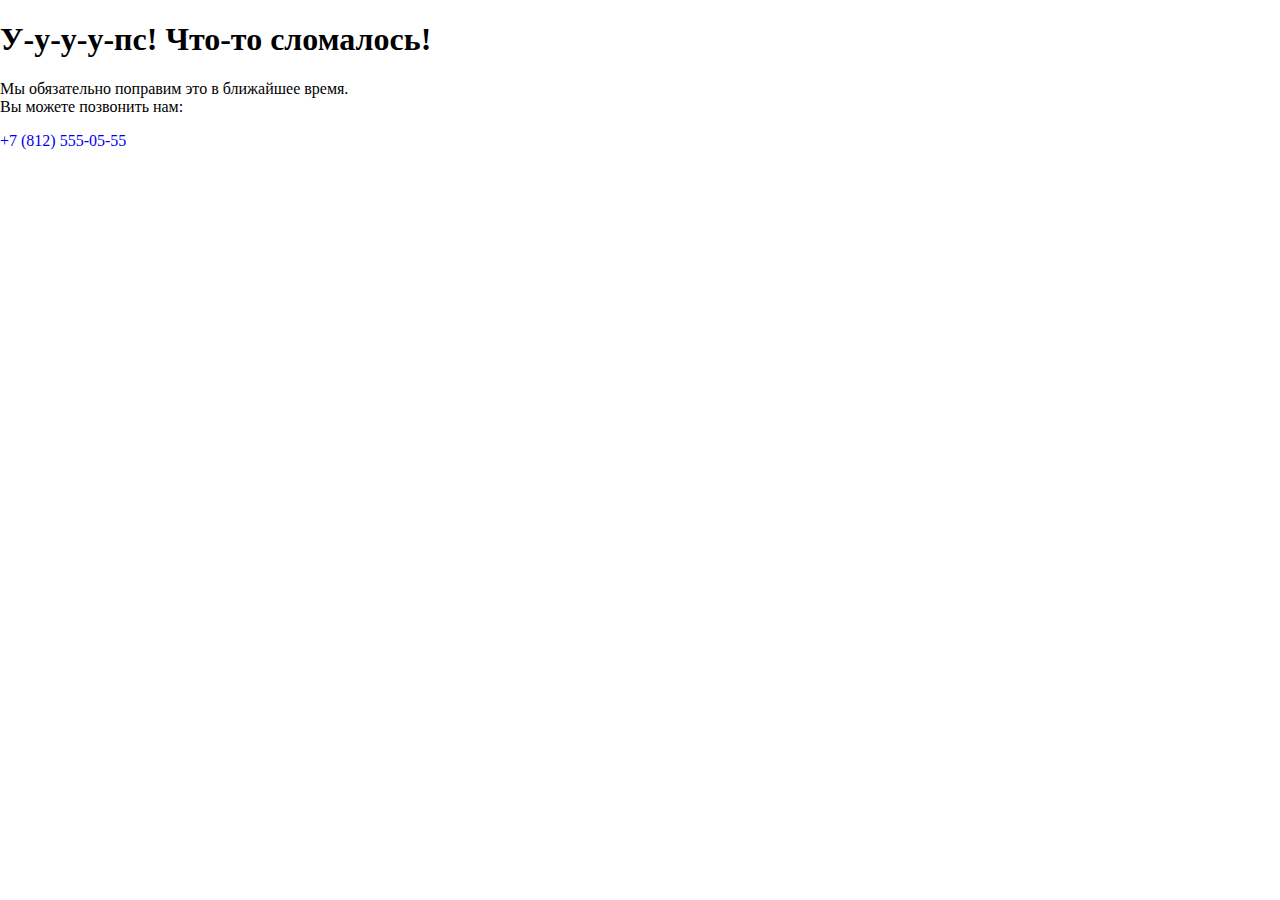
<file: page-error.html>
<!DOCTYPE html>
<html lang="ru">
  <head>
    <meta charset="utf-8">
    <title>Что-то сломалось!</title>
    <link rel="icon" href="favicon.ico" />
    <link rel="img/icon" href="icon.svg" type="image/svg+xml" />
    <link rel="img/apple-touch-icon" href="apple.png" />
    <link rel="manifest" href="manifest.webmanifest" />
    <link rel="stylesheet" href="css/normalize.min.css" />
    <link rel="stylesheet" href="css/style.min.css" />
  </head>
  <body>
    <h1>У-у-у-у-пс! Что-то сломалось!</h1>
    <p>
      Мы обязательно поправим это в ближайшее время.<br>
      Вы можете позвонить нам:
    </p>
    <a href="tel:+78125550555">+7 (812) 555-05-55</a>
  </body>
</html>
</file>
<file: css/style.min.css>
.card-materials,.card-technic,.card-tools{grid-row-start:1;grid-row-end:2}:root{--basic_white:#FFFFFF;--basic_black:#000000;--footer_blue:#293449;--icon_color:#C5C5C5;--color_button_order:#63A63E;--color_border_logo:#B52933;--logo_border_active:#8D1E26;--header_background_color:#F3F7F8;--color_paint:#FFBF47;--color_drill:#3BBCE3;--color_tractor:#DC91D8;--color_cart:#8ED78F;--color_truck:#FFC047;--slider_bg_1:#987654;--slider_bg_2:#241910;--old_price_slip:#A9A9A9;--nav_title_blue:#32425C;--color-border:#EAEAEA;--color_panel_header:#F9F5F0;--color_nav_title_button_blue:#32425C;--logo_button_red:#EE3643;--color_button_credit:#FF5357;--nav_title_button_p_blue:#32425C;--color_footer_p:#F3F7F9;--color_footer_nav_up:#F1F5F7;--color_footer_nav_down_1:#FFD180;--color_footer_nav_down_2:#FFDA96;--color_footer_down_panel:#293449;--color_social_area:#212A3A;--icon_white_blue:#C1C6CE;--color_panel_catalog:#F2F6F8;--color_form_pannel:#F7F3EC;--color_border_form_button:#E5E5E5;--color_section_panel:#F1F5F7;--color_rgba_alfa:rgba(255, 255, 255, 0.3);--color_rgba_grey:rgba(197, 197, 197, 0.3);--color_rgba_black:rgba(169, 169, 169, 0.3);--color_rgba_black_border:rgba(0, 0, 0, 0.15);--toogle_background:#ABABAB;--background-color-popup:#F4F4F4;--background-color-popup-catalog:#F1F1F1;--box-shadow-color-015:rgba(0, 0, 0, 0.15);--box-shadow-color-025:rgba(0, 0, 0, 0.25);--disabled-label-color:rgba(0, 0, 0, 0.4);--scale-colors:#D7DCDE;--boreder-color-chrome:rgb(77, 144, 254);--color_error:#BA2732;--color_bookmarks:#161D29;--color_basic_grey:#3D546F;--color_nav_blue:#293449;--color_nav_black_blue:#1D2739;--color_clic_yellow:#A9A9A9;--color_button_states_red:#CA2C37;--color_states_slip_green:#5FBB2D;--color_states_clip_green_click:#518534;--color_border_botton:#367315;--color_form_states:#B5B5B5;--font-family:"Cuprum","PT Sans","Tahoma",sans-serif;--font-family-PT:"PT Sans","Tahoma",sans-serif;--body-text-size:18px;--body-line-height:24px;--body-font-weight:normal;--body-font-style:normal;--body-align-items:left;--states-color-green:#5FBB2D;--states-color-dark-blue:#161D29}@font-face{font-family:Cuprum;font-style:normal;font-display:swap;font-weight:400;src:local("Сuprum regular"),local("Cuprum-regular"),url(../fonts/cuprum.woff2) format("woff2"),url(../fonts/cuprum.woff) format("woff")}@font-face{font-family:Cuprum;font-style:normal;font-display:swap;font-weight:700;src:local("Сuprum bold"),local("Cuprum-bold"),url(../fonts/cuprumbold.woff2) format("woff2"),url(../fonts/cuprumbold.woff) format("woff")}@font-face{font-family:Cuprum;font-style:italic;font-display:swap;font-weight:400;src:local("Сuprum italic"),local("Cuprum-italic"),url(../fonts/cuprumitalic.woff2) format("woff2"),url(../fonts/cuprumitalic.woff) format("woff")}@font-face{font-family:Cuprum;font-style:italic;font-display:swap;font-weight:700;src:local("Сuprum bold italic"),local("Cuprum-Bold-italic"),url(../fonts/cuprumbolditalic.woff2) format("woff2"),url(../fonts/cuprumbolditalic.woff) format("woff")}@font-face{font-family:"PT Sans";font-style:normal;font-display:swap;font-weight:400;src:local("PT Sans"),local("PTSans-Regular"),url(../fonts/ptsans.woff2) format("woff2"),url(../fonts/ptsans.woff) format("woff")}@font-face{font-family:"PT Sans";font-style:normal;font-display:swap;font-weight:700;src:local("PT Sans Bold"),local("PTSans-Bold"),url(../fonts/ptsansbold.woff2) format("woff2"),url(../fonts/ptsansbold.woff) format("woff")}.page{min-height:100%;display:grid;grid-template-rows:min-content 1fr min-content;font-family:Cuprum,"PT Sans",Tahoma,sans-serif;font-size:var(--body-text-size);line-height:var(--body-line-height);font-weight:var(--body-font-weight);align-items:var(--body-align-items)}.visually-hidden{overflow:hidden;position:absolute;clip:rect(0 0 0 0);width:1px;height:1px;margin:-1px}a{text-decoration:none}.breadcrumbs-list,.catalog-pages-list,.footer-down-list,.footer-social-list,.footer-up-list,.header-menu-list,.info-company-list,.manufacturers-list,.services-list{list-style-type:none}.footer-logo:active,.header-logo:active{background-color:var(--color_error);border-bottom:5px solid var(--logo_border_active)}.header-basket-catalog:active,.header-basket:active,.header-bookmarks:active{background-color:var(--states-color-dark-blue);color:var(--color_rgba_alfa)}.header-order:hover{background-color:var(--states-color-green)}.header-order:active{color:var(--color_rgba_alfa)}.header-user-enter:hover,.header-user-registration:hover,.header-users-login-account:hover,.header-users-login-orders:hover{color:var(--logo_button_red)}.header-user-enter:active,.header-user-registration:active,.header-users-login-account:active,.header-users-login-orders:active,.header-users-login-user:active{color:var(--icon_color)}.header-menu-item:hover{background-color:var(--color_footer_down_panel)}.header-menu-item:active{background-color:var(--color_nav_black_blue);color:var(--color_rgba_alfa)}.card-link:hover{color:var(--basic_white);background-color:var(--color_rgba_grey)}.card-link:active{color:var(--basic_white);background-color:var(--color_rgba_black)}.button-help:hover,.button-main:hover,.button-manufacturers:hover,.button-products:hover,.info-button:hover,.popup-button:hover,.services-button-credit:hover{background-color:var(--color_button_states_red)}.button-help:active,.button-main:active,.button-manufacturers:active,.button-products:active,.info-button:active,.popup-button:active,.services-button-credit:active{background-color:var(--color_error)}.container-card:hover{box-shadow:0 4px 20px var(--color_rgba_black_border)}.container-card-link:hover{background-color:var(--states-color-green)}.container-card-link:active{background-color:var(--color_states_clip_green_click)}.container-card-button:hover{border:3px solid var(--nav_title_button_p_blue)}.container-card-button:active{opacity:.5}.manufacturers-item:hover{box-shadow:0 4px 4px var(--color_rgba_black_border)}.manufacturers-item:active{box-shadow:0 4px 20px var(--color_rgba_black_border);opacity:.5}.catalog-cards-filter-functions:hover,.catalog-cards-filter-price:hover,.catalog-cards-filter-type:hover{color:var(--basic_black)}.catalog-cards-filter-functions:active,.catalog-cards-filter-price:active,.catalog-cards-filter-type:active{color:var(--logo_button_red);border-bottom:none}.footer-up-item a:hover{border-bottom:1px solid var(--color_footer_nav_up)}.footer-up-item a:active{border-bottom:none;opacity:.5}.footer-down-item a:hover{border-bottom:1px solid var(--color_footer_nav_down_1)}.footer-down-item:nth-child(2) a:hover{border-bottom:1px solid var(--color_footer_nav_down_2)}.footer-down-item a:active,.footer-down-item:nth-child(2) a:active{border-bottom:none;opacity:.5}.footer-contacts-connection-link:hover,.footer-development-connection-link:hover{text-decoration:underline}.footer-contacts-connection-link:active,.footer-development-connection-link:active{color:var(--logo_button_red);text-decoration:none}.header-basket,.header-basket-catalog,.header-bookmarks,.header-order{font-family:var(--font-family);color:var(--basic_white);text-decoration:none}.header{background-color:var(--header_background_color)}.header-search{line-height:0;margin-bottom:-5px}.container-header-user-navigation{background-color:var(--footer_blue)}.header-basket-catalog,.header-logo{background-color:var(--logo_button_red)}.header-user-navigation{width:940px;margin:0 auto;display:flex;justify-content:flex-start}.header-logo{border-bottom:5px solid var(--color_border_logo);line-height:0;padding:12px 56px}.header-bookmarks{padding:10px 24px 0 43px;position:relative}.header-bookmarks::before,.header-bookmarks:active::before,.header-bookmarks:hover::before{content:"";width:14px;height:16px;background-repeat:no-repeat;position:absolute;top:13px;left:20px}.header-bookmarks::before{background-image:url(../img/mark/icon-bookmark.svg)}.header-bookmarks:hover::before{background-image:url(../img/mark/icon-bookmark-hover.svg);opacity:1}.header-bookmarks:active::before{background-image:url(../img/mark/icon-bookmark.svg);opacity:.5}.header-basket{padding:10px 28px 0 47px;margin-left:2px;position:relative}.header-basket::before,.header-basket:active:before,.header-basket:hover:before{content:"";width:15px;height:15px;background-repeat:no-repeat;position:absolute;top:13px;left:24px}.header-basket::before{background-image:url(../img/mark/icon-cart.svg)}.header-basket:hover:before{background-image:url(../img/mark/icon-cart-hover.svg)}.header-basket-catalog::before,.header-basket:active:before{background-image:url(../img/mark/icon-cart.svg)}.header-basket-catalog{padding:10px 23px 0 35px;margin-left:14px;position:relative}.header-basket-catalog::before,.header-basket-catalog:active::before,.header-basket-catalog:hover::before{width:15px;height:15px;background-repeat:no-repeat;position:absolute;top:13px;left:12px;content:""}.header-basket-catalog:hover::before{background-image:url(../img/mark/icon-cart-hover.svg)}.header-basket-catalog:active::before{background-image:url(../img/mark/icon-cart.svg)}.header-order{background-color:var(--color_button_order);padding:10px 16px 0 18px}.header-contats-link,.header-description{color:var(--logo_button_red);font-family:var(--font-family)}.header-info{width:940px;margin:0 auto 27px;display:flex;justify-content:space-between}.header-description{font-style:italic;font-weight:400;font-size:16px;margin-top:43px;margin-left:30px;width:221px}.header-contacts{text-align:center;margin-top:53px}.header-contats-link{font-weight:700;font-size:21px;line-height:30px;text-decoration:none;border:3px solid var(--basic_white);padding:7px 43px 8px 71px;position:relative;margin-left:2px}.header-contats-link::before{content:"";width:19px;height:19px;background-image:url(../img/mark/icon-phone.svg);background-repeat:no-repeat;position:absolute;top:10px;left:37px}.header-user-enter::before,.header-users-login-user::before{content:"";width:20px;background-repeat:no-repeat}.header-address{font-family:var(--font-family);font-style:normal;font-size:14px;line-height:24px;color:var(--nav_title_blue);margin-top:11px}.header-user-enter,.header-user-registration{line-height:21px;margin-top:46px;font-size:21px;color:var(--basic_black);text-decoration:none;background-color:var(--basic_white);font-family:var(--font-family)}.header-user{display:flex;justify-content:flex-start;align-items:flex-start;margin-left:1px}.header-user-enter{padding:12px 28px 12px 45px;margin-right:10px;position:relative}.header-user-enter::before{height:17px;background-image:url(../img/mark/icon-login-in.svg);position:absolute;top:14px;left:19px}.header-user-enter:hover::before{background-image:url(../img/mark/icon-login-hover.svg)}.header-user-enter:active::before{background-image:url(../img/mark/icon-login-active.svg)}.header-user-registration{padding:12px 24px}.header-users-login-user{font-family:var(--font-family);font-size:21px;line-height:20px;color:var(--basic_black);text-decoration:none;background-color:var(--basic_white);position:relative}.header-users-login-user::before{height:18px;background-image:url(../img/mark/icon-user.svg);position:absolute;top:13px;left:15px}.header-users-login-user:hover::before{background-image:url(../img/mark/icon-user-hover.svg)}.header-users-login-user:active::before{background-image:url(../img/mark/icon-user-active.svg)}.header-users-login-out{background-color:var(--basic_white)}.header-users-login-out-icon{position:absolute;top:14px;right:17px}.header-users-login-out-icon:hover path{position:absolute;top:2px;right:16px;fill:var(--color_basic_grey)}.header-users-login-out-icon:active path{position:absolute;top:2px;right:16px;fill:var(--icon_color)}.header-users-login-user:hover::after,.header-users-login-user:hover::before{fill:var(--color_basic_grey)}.header-users-login-account,.header-users-login-orders{font-family:var(--font-family);font-size:16px;line-height:18px;color:var(--nav_title_blue);text-decoration:none}.button-main,.card-link-materials{font-size:14px;text-decoration:none;text-transform:uppercase}.header-menu{width:940px;margin:0 auto 60px;background-color:var(--nav_title_blue);border-bottom:5px solid var(--color_footer_down_panel)}.header-menu-list{display:flex;justify-content:space-between;flex-wrap:wrap;padding:0;margin:0 30px 0 26px}.header-menu-item{font-family:var(--font-family);color:var(--basic_white);text-decoration:none;display:block;padding:17px 24px 14px 27px}.popular-sections{display:grid;grid-template-columns:300px 300px 300px;grid-template-rows:123px 123px 123px;gap:20px;margin:59px auto 0;width:940px}.card-materials{grid-column-start:1;grid-column-end:2;background-color:var(--color_paint);position:relative}.card-materials::after,.card-materials::before{content:"";width:70px;height:70px;background-repeat:no-repeat;position:absolute}.card-materials::before{background-image:url(../img/mark/paint.svg);top:31px;right:17px}.card-materials::after{background-image:url(../img/mark/catalog-new.svg);top:0;right:0}.card-technic::after,.card-tools::before{content:"";background-repeat:no-repeat;right:31px}.card-tools{grid-column-start:2;grid-column-end:3;background-color:var(--color_drill);position:relative}.card-tools::before{width:75px;height:61px;background-image:url(../img/mark/drill.svg);position:absolute;top:34px}.card-technic{grid-column-start:3;grid-column-end:4;background-color:var(--color_tractor);position:relative}.card-technic::after{width:78px;height:62px;background-image:url(../img/mark/tractor.svg);position:absolute;top:31px}.card-slider-drill,.card-slider-perfo{background-color:var(--slider_bg_1);background-repeat:no-repeat;grid-column-start:1;grid-column-end:3;grid-row-end:4;position:relative;grid-row-start:2}.card-slider-perfo{background-image:url(../img/background/perforator_men.jpg)}.card-slider-drill{background-image:url(../img/background/drill_men.jpg)}.slide-back::before,.slide-up::after{width:22px;height:40px;background-repeat:no-repeat;top:122px;position:absolute;cursor:pointer;content:""}.slide-back,.slide-up{padding:0;border:none;cursor:pointer}.slide-back::before{background-image:url(../img/mark/icon-left.svg);left:24px}.slide-up::after{background-image:url(../img/mark/icon-right.svg);right:20px}.slider-ball{position:relative}.slide-first-pin,.slide-first-pin-off,.slide-second-pin,.slide-second-pin-on{border:none;padding:0}.slide-first-pin{content:"";width:10px;height:10px;background-image:url(../img/mark/pin-on.svg);background-repeat:no-repeat;background-color:transparent;top:92px;left:295px;position:absolute}.slide-first-pin-off,.slide-second-pin{background-image:url(../img/mark/pin-off.svg);width:10px;height:10px;background-color:transparent;top:92px;position:absolute;background-repeat:no-repeat;content:""}.slide-first-pin-off{left:295px}.slide-second-pin{right:295px}.slide-second-pin-on{content:"";width:10px;height:10px;background-image:url(../img/mark/pin-on.svg);background-repeat:no-repeat;background-color:transparent;top:92px;right:295px;position:absolute}.button-main{position:absolute;font-family:var(--font-family);font-weight:400;color:var(--basic_white);background-color:var(--logo_button_red);padding:8px 47px 6px 46px;top:201px;left:24px}.card-h3-delivery,.card-h3-materials,.card-h3-sale,.card-h3-technic,.card-h3-tools{font-size:24px;line-height:30px;font-family:var(--font-family);color:var(--basic_white)}.card-slider-slide-drill,.card-slider-slide-perfo{background-color:var(--color_rgba_black_border)}.card-sale{grid-column-start:3;grid-column-end:4;grid-row-start:2;grid-row-end:3;background-color:var(--color_cart);position:relative}.card-sale::before{content:"";width:59px;height:72px;background-image:url(../img/mark/icon-4.svg);background-repeat:no-repeat;position:absolute;top:26px;right:45px}.card-delivery{background-color:var(--color_truck);position:relative}.card-delivery::before{content:"";width:78px;height:63px;background-image:url(../img/mark/truck.svg);background-repeat:no-repeat;position:absolute;top:32px;right:31px}.card-h3-materials{font-weight:700;margin:21px 0 19px 23px}.card-h3-technic,.card-h3-tools{font-weight:700;margin:21px 0 18px 22px}.card-h3-sale{font-weight:700;margin:21px 0 18px 23px}.card-h3-delivery{font-weight:700;margin:21px 0 19px 22px}.card-link-materials{font-family:var(--font-family);line-height:18px;color:var(--basic_white);background-color:var(--color_rgba_alfa);padding:11px 25px 11px 23px;margin-left:23px}.card-link-technic,.card-link-tools{margin-left:22px;font-family:var(--font-family);font-size:14px;line-height:18px;color:var(--basic_white);text-decoration:none;text-transform:uppercase}.card-link-materials:hover{background-color:var(--color_rgba_grey)}.card-link-materials:active{background-color:var(--color_rgba_black)}.card-link-tools{background-color:var(--color_rgba_alfa);padding:10px 26px 12px}.card-link-tools:hover{background-color:var(--color_rgba_grey)}.card-link-tools:active{background-color:var(--color_rgba_black)}.card-link-technic{background-color:var(--color_rgba_alfa);padding:10px 32px 12px 29px}.card-link-technic:hover{background-color:var(--color_rgba_grey)}.card-link-technic:active{background-color:var(--color_rgba_black)}.card-link-sale{font-family:var(--font-family);font-size:14px;line-height:18px;color:var(--basic_white);background-color:var(--color_rgba_alfa);text-decoration:none;text-transform:uppercase;padding:12px 24px 10px 22px;margin-left:23px}.card-link-sale:hover{background-color:var(--color_rgba_grey)}.card-link-sale:active{background-color:var(--color_rgba_black)}.card-link-delivery{font-family:var(--font-family);font-size:14px;line-height:18px;color:var(--basic_white);background-color:var(--color_rgba_alfa);text-decoration:none;text-transform:uppercase;padding:12px 38px 10px 36px;margin-left:22px}.slider-h3,.slider-p{font-family:var(--font-family);color:var(--basic_white);margin:0;padding-left:24px}.card-link-delivery:hover{background-color:var(--color_rgba_grey)}.card-link-deliveryv:active{background-color:var(--color_rgba_black)}.slider-h3{font-weight:700;font-size:36px;line-height:36px;text-transform:uppercase;padding-top:23px;padding-bottom:6px}.slider-p{padding-bottom:15px}.main-title-manufacturers,.main-title-products{font-family:var(--font-family);font-weight:400;font-size:30px;line-height:30px;color:var(--nav_title_blue);text-transform:uppercase}.popular-products{margin:59px auto 0;width:940px}.main-title-products{margin:30px 443px 29px 28px}.main-title-manufacturers{margin:30px 335px 29px 28px}.button-manufacturers,.button-products{background-color:var(--logo_button_red);margin-top:25px;margin-bottom:26px;color:var(--basic_white);text-decoration:none;font-family:var(--font-family);font-size:14px;text-transform:uppercase}.button-products{line-height:14px;padding:13px 24px 10px}.button-manufacturers{line-height:16px;padding:12px 38px 10px 39px}.popular-products-title{display:flex;justify-content:flex-start;background-color:var(--color_panel_header)}.container-index-card{display:flex;flex-wrap:wrap;margin:20px -20px 0 0}.manufacturers-link img{left:50%;top:50%;-webkit-transform:translateX(-50%) translateY(-50%);transform:translateX(-50%) translateY(-50%);position:relative}.manufacturers-item{border:1px solid var(--color-border);height:143px}.manufacturers-item:focus-within{outline-color:var(--boreder-color-chrome);outline-style:auto;outline-width:5px}.container-card-h3:focus-within .container-card-buttons,.manufacturers-item:focus-within .manufacturers-link{outline:0}.container-card-link{position:relative;font-family:var(--font-family);font-size:14px;line-height:18px;color:var(--basic_white);background-color:var(--color_button_order);text-decoration:none;text-transform:uppercase;border-bottom:3px solid var(--color_border_botton)}.container-card-link::before{position:absolute;content:"";width:15px;height:15px;background-image:url(../img/mark/icon-cart.svg);background-repeat:no-repeat;top:10px;left:30px}.container-card-button{font-family:var(--font-family);color:var(--nav_title_button_p_blue);font-size:14px;line-height:18px;text-transform:uppercase;background-color:var(--basic_white);border:3px solid var(--color_states_clip_green_click)}.container-card-h3,.container-card-h3-2000,.container-card-h3-3000{font-size:18px;color:var(--basic_black);font-family:"PT Sans",Tahoma,sans-serif;font-weight:700}.container-card-h3-2000,.container-card-h3-3000{line-height:21px;position:absolute;top:178px;margin:0 28px 7px 26px}.container-card-old{font-family:"PT Sans",Tahoma,sans-serif;font-weight:700;font-size:17px;line-height:18px;color:var(--old_price_slip);text-decoration:line-through}.container-card-new,.container-card-new-2000{font-family:"PT Sans",Tahoma,sans-serif;font-weight:700;font-size:17px;line-height:18px;color:var(--basic_white);background-image:url(../img/background/bg-new-price.svg);background-repeat:no-repeat}.container-card-new-2000{position:absolute;top:241px;left:44px;padding:10px 45px 10px 32px}.popular-manufacturers{width:940px;margin:52px auto 0}.manufacturers-list{display:grid;grid-template-columns:220px 220px 220px 220px;gap:20px;padding-left:0;margin-top:20px}.services{background-color:var(--color_footer_nav_up)}.container-service{margin:70px auto 0;width:940px}.servicse-h2{font-family:var(--font-family);font-size:30px;line-height:30px;font-weight:400;color:var(--basic_black);text-transform:uppercase;padding-top:65px;padding-bottom:11px;margin:0}.services-description{font-family:"PT Sans",Tahoma,sans-serif;font-size:13px;line-height:25px;color:var(--basic_black);width:410px;margin-bottom:68px}.services-container{display:flex;flex-wrap:nowrap}.services-list{padding-left:0;margin-top:1px;margin-right:80px;margin-bottom:98px;position:relative}.services-list::before{content:"";width:10px;height:279px;background-image:url(../img/mark/shadow.svg);background-repeat:no-repeat;position:absolute;top:-35px;right:0}.services-item-button{border:none;background-color:var(--nav_title_blue);color:var(--basic_white);font-size:22px;padding:15px 140px 18px 22px;border-top:2px solid var(--color_basic_grey);border-bottom:2px solid var(--footer_blue)}.services-item:nth-child(2) .services-item-button{padding:15px 141px 18px 22px}.services-item:last-child .services-item-button{padding:15px 157px 18px 22px}.services-item-button:hover{background-color:var(--footer_blue)}.button-active,.services-item-button:active{background-color:var(--basic_white);color:var(--color_nav_title_button_blue);border-top:2px solid var(--basic_white);border-bottom:2px solid var(--basic_white)}.button-active:hover{background-color:var(--footer_blue);color:var(--basic_white);border-top:2px solid var(--color_basic_grey);border-bottom:2px solid var(--footer_blue)}.button-help,.info-button,.services-button-credit{background-color:var(--logo_button_red);text-transform:uppercase;text-decoration:none}.services-credit-h3,.services-delivery-h3,.services-guarantee-h3{font-family:var(--font-family);font-weight:400;font-size:30px;line-height:30px;color:var(--nav_title_blue);text-transform:uppercase;margin:0}.services-credit-h3{margin-top:1px}.services-delivery-h3{margin-top:-1px;margin-bottom:29px}.services-delivery-desc{width:277px}.services-credit-desc,.services-delivery-desc,.services-guarantee-desc{font-family:"PT Sans",Tahoma,sans-serif;font-size:13px;line-height:25px;font-style:normal}.info-button,.info-company-list-item,.services-button-credit{font-family:var(--font-family)}.services-delivery{position:relative}.services-delivery::before{content:"";width:469px;height:261px;background-image:url(../img/mark/truck-big.png);background-repeat:no-repeat;position:absolute;top:21px;left:151px}.services-credit::before,.services-guarantee::before{content:"";height:261px;background-repeat:no-repeat;top:-2px}.services-guarantee-desc{width:311px;line-height:24px;margin-top:25px}.services-guarantee{position:relative}.services-guarantee::before{width:469px;background-image:url(../img/mark/medal.png);position:absolute;left:239px}.services-credit-desc{width:278px;margin-top:28px;margin-bottom:30px}.services-credit{position:relative}.services-credit::before{width:469px;background-image:url(../img/mark/credit.png);position:absolute;left:165px}.services-button-credit{font-size:14px;line-height:18px;color:var(--basic_white);padding:11px 44px 11px 46px;border-radius:2px}.info-company-contacts{margin:0 auto 77px;width:940px;display:flex;position:relative}.info-company{margin-top:42px;margin-right:179px}.info-company-h3{margin-top:29px;margin-bottom:23px}.contacts-company-h3,.info-company-h3{font-family:var(--font-family);font-weight:400;font-size:30px;line-height:30px;color:var(--basic_black);text-transform:uppercase}.contacts-company-h3{margin-top:71px;margin-bottom:23px}.info-company-text1{font-weight:400;font-size:13px;line-height:24px;width:460px;margin-bottom:26px}.info-company-text2{font-weight:400;font-size:13px;line-height:25px;width:420px;margin-bottom:1px}.info-company-text1,.info-company-text2{font-family:"PT Sans",Tahoma,sans-serif;color:var(--basic_black)}.info-company-list{margin:0 0 14px;padding:0 0 0 37px}.info-company-list-item{font-size:18px;line-height:24px;color:var(--basic_black);padding-bottom:12px;position:relative}.info-company-list-item::before,.info-company-list-item:last-child:before,.info-company-list-item:nth-child(2):before{width:25px;height:2px;background-image:url(../img/mark/splash.png);position:absolute;left:-37px;content:"";background-repeat:no-repeat}.info-company-list-item::before{top:13px}.info-company-list-item:nth-child(2):before{top:11px}.info-company-list-item:last-child:before{top:9px}.breadcrumbs-item,.breadcrumbs-item1{position:relative}.info-button{font-size:14px;line-height:18px;color:var(--basic_white);padding:12px 40px 10px}.contacts-company-text{font-family:"PT Sans",Tahoma,sans-serif;font-size:13px;line-height:25px;color:var(--basic_black);width:200px;margin-bottom:31px}.button-help,.catalog-info-perforators-h2,.footer-address,.footer-contacts-connection,.footer-copyright-text,.footer-development-connection,.footer-down-item a,.footer-up-item a{font-family:var(--font-family)}.company-map{margin-bottom:25px}.button-help{font-size:14px;line-height:18px;color:var(--basic_white);padding:12px 61px 10px 62px;margin-left:1px}.container-footer-up-nav{background-color:var(--nav_title_blue)}.footer-up-nav{margin:0 auto;width:940px;display:flex;justify-content:flex-start}.footer-logo{background-color:var(--logo_button_red);border-bottom:5px solid var(--color_border_logo);padding:20px 41px}.footer-address{font-size:18px;line-height:25px;color:var(--color_footer_p);font-style:normal;width:321px;margin:15px 70px 53px 3px}.footer-up-list{display:flex;justify-content:space-between;flex-wrap:wrap;padding-left:0;margin-top:38px;margin-right:-57px;margin-bottom:34px}.footer-up-item{margin-right:58px}.footer-up-item:nth-child(2){margin-right:59px}.footer-up-item a{text-decoration:none;color:var(--color_footer_nav_up)}.footer-down-list{display:flex;justify-content:space-between;flex-wrap:wrap;padding-left:0;margin-left:22px;margin-right:-58px}.footer-down-item{margin-right:58px}.footer-down-item:nth-child(2){margin-right:61px}.footer-down-item a{text-decoration:none;color:var(--color_footer_nav_down_1)}.footer-down-item:nth-child(2) a{color:var(--color_footer_nav_down_2)}.container-footer-copyright{background-color:var(--color_footer_down_panel)}.footer-copyright{margin:0 auto;width:940px;display:flex;justify-content:flex-start}.footer-copyright-text{font-size:16px;line-height:19px;color:var(--basic_white);width:235px;margin:36px 154px 38px 1px}.footer-contacts{margin-right:1px}.footer-contacts-connection,.footer-development-connection{font-size:16px;line-height:14px;color:var(--basic_white);margin-top:37px;margin-bottom:0}.footer-contacts-connection-link,.footer-development-connection-link{font-family:var(--font-family);font-size:16px;line-height:15px;color:var(--color_footer_nav_down_1);text-decoration:none;margin-bottom:33px}.footer-contacts-connection-link{margin-right:51px}.footer-social-list{display:flex;margin-top:35px;margin-right:120px;padding:0}.footer-social-item-vk{display:flex;justify-content:center;align-items:center;background-color:var(--color_social_area);margin-right:5px;border-radius:50%;width:41px;height:41px;cursor:pointer}.footer-social-item-fb,.footer-social-item-inst{background-color:var(--color_social_area);width:40px;height:41px;cursor:pointer;border-radius:50%;display:flex}.footer-social-item-fb{justify-content:center;align-items:center;margin-right:5px}.footer-social-item-inst{justify-content:center;align-items:center}.footer-social-item-vk svg{padding-top:7px}.footer-social-item-fb svg{padding-top:8px;padding-left:0}.footer-social-item-inst svg{padding-top:7px;padding-right:1px}.footer-social-item-fb:active,.footer-social-item-fb:hover,.footer-social-item-inst:active,.footer-social-item-inst:hover,.footer-social-item-vk:active,.footer-social-item-vk:hover{background-color:var(--logo_button_red)}.catalog-info-perforators{background-color:var(--color_footer_nav_up)}.catalog-info-perforators-h2{font-weight:400;font-size:30px;line-height:30px;color:var(--basic_black);text-transform:uppercase}.breadcrumbs-item1 a,.breadcrumbs-item2 a,.breadcrumbs-item3 a,.catalog-info-perforators-text{font-family:"PT Sans",Tahoma,sans-serif;font-size:13px;color:var(--basic_black)}.catalog-info-perforators-text{line-height:25px}.breadcrumbs-item1 a,.breadcrumbs-item2 a,.breadcrumbs-item3 a{line-height:18px;text-transform:uppercase;text-decoration:none;margin-right:41px}.breadcrumbs-item{margin-top:1px;margin-left:0;padding-right:40px;cursor:default}.breadcrumbs-item::before{content:"";width:8px;height:12px;background-image:url(../img/mark/icon-right-small.svg);background-repeat:no-repeat;position:absolute;top:5px;left:30px}.breadcrumbs-item1::before,.breadcrumbs-item2::before{width:8px;height:12px;background-image:url(../img/mark/icon-right-small.svg);top:6px;content:"";background-repeat:no-repeat}.breadcrumbs-item1::before{position:absolute;right:15px}.breadcrumbs-item2{position:relative}.breadcrumbs-item2::before{position:absolute;right:16px}.breadcrumbs-item2 a{margin-right:42px}.catalog-h2{font-family:var(--font-family);font-weight:400;font-size:30px;line-height:30px;color:var(--nav_title_blue);text-transform:uppercase;background-color:var(--color_panel_catalog)}.catalog-cards-filter-functions,.catalog-cards-filter-h3,.catalog-cards-filter-price,.catalog-cards-filter-type{font-size:13px;text-transform:uppercase;text-decoration:none;font-family:"PT Sans",Tahoma,sans-serif}.catalog-cards-filter-h3{line-height:18px;color:var(--basic_black);font-weight:400}.catalog-cards-filter-functions,.catalog-cards-filter-price,.catalog-cards-filter-type{color:var(--icon_color);line-height:16px;border-bottom:1px dotted red;padding-bottom:0}.catalog-cards-filter{background-color:var(--color_form_pannel);width:700px;margin-left:1px;display:flex}.header-users-login{margin-top:46px;margin-left:-15px;position:relative}.header-users-login::after{content:"";width:4px;height:4px;background-color:var(--color_nav_title_button_blue);border-radius:50%;position:absolute;top:60px;left:133px}.header-users-login-user{padding:10px 0 11px 56px}.container-header-users-login{background-color:var(--basic_white);padding-top:12px;padding-bottom:9px;width:299px}.container-users-menu{margin-top:5px}.header-users-login-orders{margin-top:7px;margin-left:44px}.header-users-login-account{margin-top:7px;margin-left:27px}.container-main-catalog{margin:0 auto 49px;width:940px}.catalog-cards-filter-h3{padding:10px 140px 10px 19px;margin:0}.catalog-cards-filter-price{color:var(--logo_button_red);border-bottom:none;margin-top:11px;margin-right:70px;margin-bottom:10px}.catalog-cards-filter-type{margin-top:11px;margin-right:66px;margin-bottom:10px}.catalog-cards-filter-functions{margin-top:11px;margin-right:46px;margin-bottom:10px}.catalog-cards-filter-prices-up{margin-top:7px;margin-right:21px;margin-bottom:1px;fill:var(--logo_button_red)}.catalog-cards-filter-prices-up:hover{fill:var(--basic_black)}.catalog-cards-filter-prices-up:active{fill:var(--logo_button_red)}.catalog-cards-filter-prices-down{margin-top:7px;fill:var(--icon_color)}.catalog-cards-filter-prices-down:hover{fill:var(--basic_black)}.catalog-cards-filter-prices-down:active{fill:var(--logo_button_red)}.breadcrumbs-list{display:flex;padding-left:0;margin:17px 0 0}.catalog-h2{margin:17px 0 0;padding-top:30px;padding-bottom:29px;padding-left:29px}.container-catalog{margin:20px auto 0;width:940px;display:flex}.cotainer-catalog-cards{display:flex;flex-wrap:wrap;margin-top:28px;margin-bottom:36px;margin-right:-20px}.catalog-pages-list{padding:0;display:flex}.container-catalog-info-perforators{margin:0 auto;width:940px}.catalog-info-perforators-h2{padding-top:65px;margin-bottom:24px}.catalog-info-perforators-text{width:910px;padding-bottom:66px;margin:0}.container-card{display:grid;grid-template-rows:178px 1fr;text-align:center;position:relative;width:218px;margin-bottom:18px;border:1px solid var(--color-border);margin-right:20px}.new-card::before{content:"";width:70px;height:70px;background-image:url(../img/mark/catalog-new.svg);background-repeat:no-repeat;position:absolute;top:0;right:0;z-index:1}.container-card-h3{line-height:21px;position:absolute;top:178px;margin:0 28px 7px}.container-card-old{margin:49px 0 -4px}.container-card-new,.container-card-new-9000{padding-top:10px;padding-bottom:10px;margin-bottom:20px}.container-card-new{padding-right:45px;margin-left:44px}.container-card-new-9000{font-family:"PT Sans",Tahoma,sans-serif;font-weight:700;font-size:17px;line-height:18px;color:var(--basic_white);background-image:url(../img/background/bg-new-price.svg);background-repeat:no-repeat;padding-right:44px;margin-left:46px}.catalog-form__h3,.catalog-pages-item a{font-size:13px;font-weight:400;font-family:var(--font-family-PT);text-transform:uppercase}.container-card-img{grid-row-start:1;grid-row-end:2;display:block;position:relative;left:50%;top:50%;-webkit-transform:translateX(-50%) translateY(-50%);transform:translateX(-50%) translateY(-50%);outline:0}.container-card-buttons{display:none;position:absolute}.checkbox:checked:focus+.label-checkbox::before,.checkbox:focus+.label-checkbox::before,.radio:checked:focus+.label-radio::before,.radio:focus+.label-radio::before{outline-color:var(--boreder-color-chrome);outline-style:auto;outline-width:5px}.container-card:hover .container-card-img{display:none}.container-card:focus-within .container-card-buttons,.container-card:hover .container-card-buttons{display:flex;flex-direction:column}.container-card:focus-within .container-card-img,.popup-off{display:none}.container-card:focus-within{box-shadow:0 4px 20px var(--color_rgba_black_border);outline-color:var(--boreder-color-chrome);outline-offset:3px;outline-style:auto;outline-width:5px}.container-card-buttons:focus-within .container-card,.container-card:focus-within .container-card-link-h3{outline:0}.container-card-link{border-radius:2px;padding:10px 13px 7px 26px;margin:37px 43px 10px 40px}.container-card-button{margin-right:43px;margin-bottom:10px;margin-left:40px;border-radius:2px;padding:8px 31px 6px 30px}.catalog-pages-item a{font-style:normal;line-height:18px;color:var(--basic_black);border:1px solid var(--color_border_form_button);border-radius:3px;padding:10px 15px 10px 14px;margin:0 10px 0 0}.catalog-pages-item:first-child a{color:var(--basic_white);background-color:var(--logo_button_red);border:none;border-radius:3px;padding:11px 16px 11px 15px;cursor:default}.catalog-pages-item:last-child a{border-radius:3px;padding:10px 30px 10px 31px}.catalog-pages-item:hover:not(:first-child) a{border:1px solid var(--icon_color)}.catalog-pages-item:active:not(:first-child) a{border:1px solid var(--logo_button_red)}.header-search-form{margin:0;padding:0;line-height:normal;position:relative}.search-form-input{width:270px;outline:0;border:none;padding-top:12px;padding-left:42px;padding-bottom:10px;background-color:var(--color_footer_down_panel)}.search-form-input:active,.search-form-input:focus{background-color:var(--basic_white)}.search-form-input::placeholder{color:var(--basic_white)}.search-form-input::-moz-placeholder{color:var(--basic_white);opacity:1}.search-form-input:hover::placeholder{color:var(--basic_white)}.search-form-input:hover::-moz-placeholder{color:var(--basic_white)}.search-form-input-svg{position:absolute;top:12px;left:17px;fill:var(--basic_white);opacity:.3}.search-form-input:active::placeholder{background-color:var(--basic_white);color:var(--basic_black)}.search-form-input:focus::placeholder{background-color:var(--basic_white);color:var(--basic_black)}.search-form-input:hover+.search-form-input-svg{fill:var(--basic_white);opacity:1}.search-form-input:active+.search-form-input-svg,.search-form-input:focus+.search-form-input-svg{fill:var(--logo_button_red);opacity:1}.catalog-form{margin-right:20px;width:220px}.catalog-form__h3{background-color:var(--color_form_pannel);color:var(--basic_black);padding:7px 0 7px 18px;margin:0 0 17px}.catalog-form__fieldset-checkbox{display:flex;flex-direction:column;border:0;padding:0;margin:0 20px 21px 0;border-bottom:1px solid var(--icon_color);width:220px}.catalog-form__fieldset-radio{display:flex;flex-direction:column;border:0;padding:0;margin-right:20px;margin-bottom:8px;margin-left:0}.option{font-family:var(--font-family-PT);font-size:16px;text-transform:uppercase;display:block;margin-bottom:15px}.option:last-child{margin-bottom:25px}.catalog-form__label-radio{margin-bottom:19px}.catalog-form__legend-checkbox{margin-bottom:18px}.catalog-form__legend-radio{font-family:var(--font-family-PT);font-size:17px;font-weight:700;text-transform:uppercase;margin-bottom:24px}.catalog-form__label-checkbox,.catalog-form__label-radio{font-size:15px;padding-left:35px;position:relative;margin-right:69px}.catalog-form__submit{font-family:var(--font-family-PT);font-size:13px;font-weight:400;text-transform:uppercase;border:1px solid var(--color_border_form_button);padding:11px 80px 11px 77px;background-color:var(--basic_white)}.catalog-form__legend-checkbox,.catalog-form__slider-legend,.max-price input,.min-price input{font-family:var(--font-family-PT);font-size:17px}.catalog-form__submit:hover{border:1px solid var(--icon_color)}.catalog-form__submit:active{border:1px solid var(--logo_button_red);color:var(--basic_black)}.catalog-form__slider{margin:0 20px 19px 0;padding:0;border:none;border-bottom:1px solid var(--icon_color);width:220px}.range-filter{width:220px;margin-top:14px}.catalog-form__slider legend{text-transform:uppercase}.range-control{position:relative;height:41px;background-color:var(--color_form_pannel);padding-top:39px;padding-right:20px;padding-left:20px;border-radius:5px;margin-bottom:9px}.range-control .scale{height:2px;background-color:var(--scale-colors)}.range-control .bar{width:80%;height:2px;background-color:var(--states-color-green)}.range-control .toggle{position:absolute;top:30px;left:0;width:4px;height:4px;padding:0;border:8px solid var(--basic_white);background-color:var(--toogle_background);border-radius:50%;box-shadow:0 2px 1px 0 var(--icon_color);cursor:pointer}.range-control .toggle-min{top:29px;left:18px}.range-control .toggle-max{top:29px;left:160px}.catalog-form__slider-legend{font-weight:700;margin:0}.price-control{display:flex;justify-content:space-between;width:220px;margin-bottom:25px}.max-price input,.min-price input{font-weight:400;border:none;outline:0;background-color:var(--color_form_pannel);text-align:center;width:95px;margin:0;padding:10px 0 9px;border-radius:3px}.popup-map-on,.popup-on{position:fixed;left:50%;border-top:7px solid var(--logo_button_red);animation-name:bounce;animation-duration:.6s}.min-price input{margin-right:3px}.catalog-form__legend-checkbox{font-weight:700;text-transform:uppercase}.popup-on{top:25%;margin-left:-310px;width:620px;background-color:var(--basic_white);box-shadow:0 4px 20px var(--box-shadow-color-015)}.popup-map-on{top:17%;margin-left:-471px;display:block}.container-map{position:relative}.map-close{background-color:inherit;border:none;cursor:pointer;position:absolute;top:10px;right:20px}.popup-form{margin-top:40px}.container-form-popup{display:flex}.popup-form-comment,.popup-form-email,.popup-form-name{display:flex;flex-direction:column}.popup-form-name{margin-left:80px;padding-left:1px}.popup-input-name{font-family:var(--font-family);font-size:14px;width:203px;height:32px;padding-left:11px;margin-top:10px;margin-left:-1px;border:2px solid var(--icon_color)}.popup-input-comment,.popup-input-email{padding-left:10px;border:2px solid var(--icon_color)}.popup-form-email{margin-left:21px}.popup-input-email{font-family:var(--font-family-PT);font-size:13px;width:204px;height:32px;margin-top:10px;margin-left:-1px}.popup-button,.popup-catalog-h3,.popup-input-comment{font-family:var(--font-family)}.popup-form-comment{width:460px;margin-top:14px;margin-left:80px;margin-bottom:37px}.popup-input-comment{font-size:15px;padding-top:8px;padding-bottom:0;margin-top:10px}.container-form-button{background-color:var(--background-color-popup)}.popup-button{font-size:14px;background-color:var(--logo_button_red);color:var(--basic_white);border:none;text-transform:uppercase;padding:12px 199px 10px;margin:37px 0 37px 80px}.popup-catalog-on{position:fixed;margin:auto;top:28%;left:27%;width:620px;border-top:7px solid var(--logo_button_red);background-color:var(--basic_white);box-shadow:0 4px 4px var(--box-shadow-color-025);text-align:center;display:block;z-index:2;animation-name:bounce;animation-duration:.6s}.popup-catalog-off{display:none}.popup-catalog-h3{font-size:24px;margin-top:70px;margin-bottom:69px;position:relative}.catalog-button-order,.catalog-button-purchases{font-family:var(--font-family);font-size:14px;font-weight:400;border:none;text-transform:uppercase}.popup-catalog-h3::before{content:"";width:66px;height:66px;background-image:url(../img/mark/icon-mark.svg);background-repeat:no-repeat;position:absolute;top:-22px;left:81px}.popup-close,.popup-close-index{list-style:none;border:none;background-color:transparent;position:absolute;top:10px;right:5px;cursor:pointer}.popup-svg{fill:var(--logo_button_red)}.popup-svg:hover{fill:var(--color_button_states_red)}.popup-svg:active{fill:var(--color_error)}.popup-catalog-down{padding-top:37px;padding-bottom:38px;background-color:var(--background-color-popup-catalog);display:flex}.catalog-button-order{line-height:16px;color:var(--basic_white);background-color:var(--logo_button_red);padding:12px 43px 10px 47px;margin-top:36px;margin-left:114px;margin-right:10px}.catalog-button-order:hover{background-color:var(--color_button_states_red)}.catalog-button-order:active{background-color:var(--color_error)}.catalog-button-purchases{color:var(--basic_black);background-color:var(--basic_white);padding:12px 31px 10px 32px}.catalog-button-purchases:hover{color:var(--basic_white);background-color:var(--color_form_states)}.checkbox:disabled+.label-checkbox,.checkbox:disabled:checked+.label-checkbox,.radio:disabled+.label-radio{color:var(--disabled-label-color)}.catalog-button-purchases:active{opacity:.3}.popup-map-off,.promo-none{display:none}.modal-show{animation-name:bounce;animation-duration:.6s}@keyframes bounce{0%{transform:translateY(-2000px)}70%{transform:translateY(30px)}90%{transform:translateY(-10px)}100%{transform:translateY(0)}}.modal-error{animation-name:shake;animation-direction:.6s}@keyframes shake{0%,100%{transform:translateX(0)}10%,30%,50%,70%,90%{transform:translateX(-10px)}20%,40%,60%,80%{transform:translateX(10px)}}.checkbox,.radio{position:absolute;z-index:-1;opacity:0}.label-checkbox,.label-checkbox:last-child{position:relative;font-family:var(--font-family-PT);font-size:15px;text-transform:uppercase;margin-left:35px}.label-checkbox{margin-bottom:15px}.label-checkbox:last-child{margin-bottom:25px}.label-checkbox::before{position:absolute;width:25px;height:25px;background-image:url(../img/mark/checkbox-off.svg);background-repeat:no-repeat;content:"";top:0;left:-35px}.checkbox:checked+.label-checkbox::before,.checkbox:checked:hover+.label-checkbox::before,.checkbox:disabled+.label-checkbox::before,.checkbox:hover+.label-checkbox::before{position:absolute;width:27px;height:27px;background-repeat:no-repeat;content:"";top:0;left:-35px}.checkbox:checked+.label-checkbox::before{background-image:url(../img/mark/checkbox-on.svg)}.checkbox:hover+.label-checkbox::before{background-image:url(../img/mark/checkbox-off-active.svg)}.checkbox:checked:hover+.label-checkbox::before{background-image:url(../img/mark/checkbox-on-active.svg)}.checkbox:disabled+.label-checkbox::before{background-image:url(../img/mark/checkbox-off.svg);opacity:.3}.checkbox:disabled:checked+.label-checkbox::before{background-image:url(../img/mark/checkbox-on.svg);opacity:.3}.label-radio{font-family:var(--font-family-PT);font-size:15px;text-transform:uppercase;position:relative;margin-left:35px;margin-bottom:18px}.label-radio::before,.radio:hover+.label-radio::before{position:absolute;width:26px;height:26px;background-repeat:no-repeat;content:""}.label-radio:last-child{margin-left:35px;margin-bottom:26px}.label-radio::before{background-image:url(../img/mark/radio-off.svg);top:-1px;left:-35px}.radio:hover+.label-radio::before,.radio:hover+.label-radio:last-child::before{background-image:url(../img/mark/radio-off-hover.svg)}.radio:hover+.label-radio::before{top:0;left:-35px}.radio:checked+.label-radio::before,.radio:hover+.label-radio:last-child::before{top:-1px;position:absolute;width:26px;height:26px;background-repeat:no-repeat;content:"";left:-35px}.radio:checked+.label-radio::before{background-image:url(../img/mark/radio-on.svg)}.radio:checked:hover+.label-radio::before{position:absolute;width:26px;height:26px;background-image:url(../img/mark/radio-on-hover.svg);background-repeat:no-repeat;content:"";top:0;left:-35px}.radio:checked+.label-radio:last-child::before{position:absolute;width:26px;height:26px;background-image:url(../img/mark/radio-on.svg);background-repeat:no-repeat;content:"";top:-2px;left:-35px}.radio:checked:hover+.label-radio:last-child::before{position:absolute;width:26px;height:26px;background-image:url(../img/mark/radio-on-hover.svg);background-repeat:no-repeat;content:"";top:-px;left:-35px}.radio:checked:disabled+.label-radio:last-child::before{background-image:url(../img/mark/radio-on.svg);opacity:.3}.radio:disabled+.label-radio:last-child::before{background-image:url(../img/mark/radio-off.svg);top:0;left:-35px;opacity:.3}.radio:disabled+.label-radio::before{position:absolute;width:26px;height:26px;background-image:url(../img/mark/radio-off-dis.svg);background-repeat:no-repeat;content:"";top:0;left:-35px}.radio:checked:disabled+.label-radio::before{background-image:url(../img/mark/radio-on.svg);top:0;opacity:.3}.label-radio:last-child::before{top:-2px;left:-35px}
</file>
